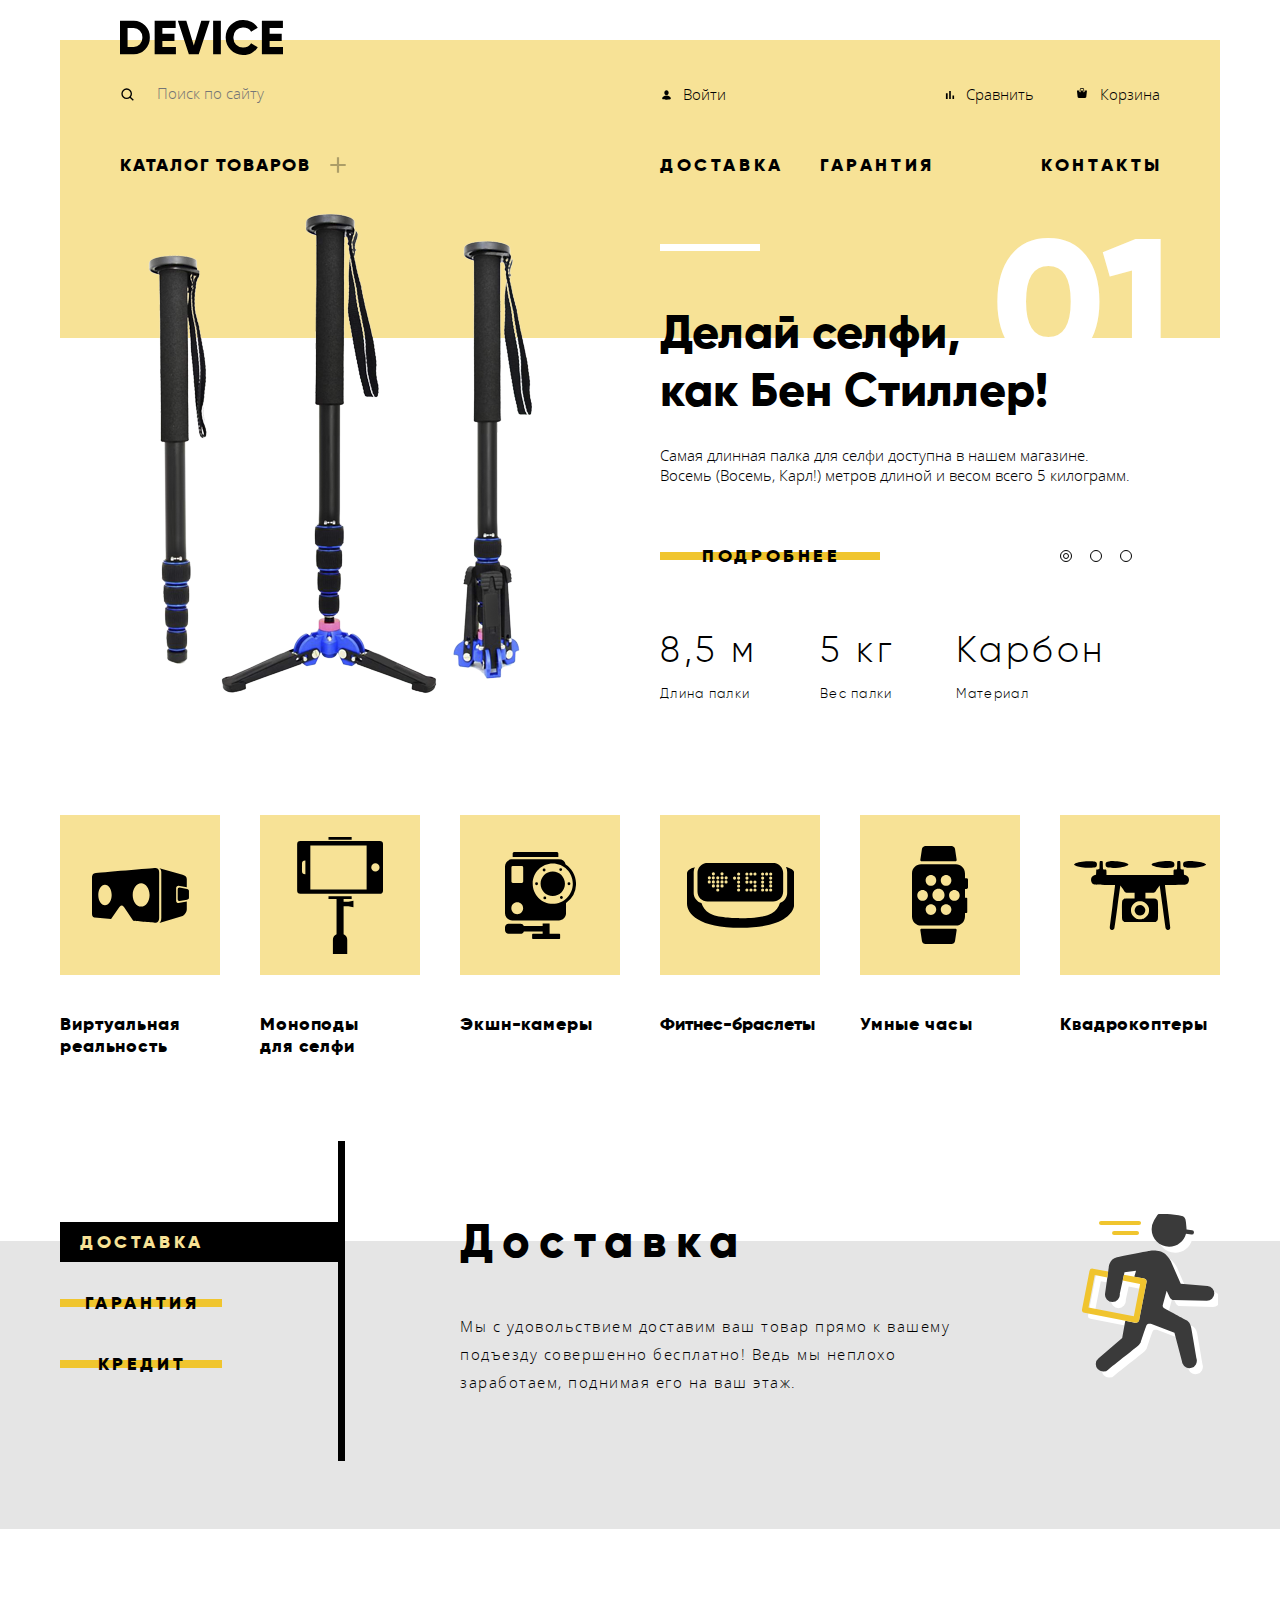
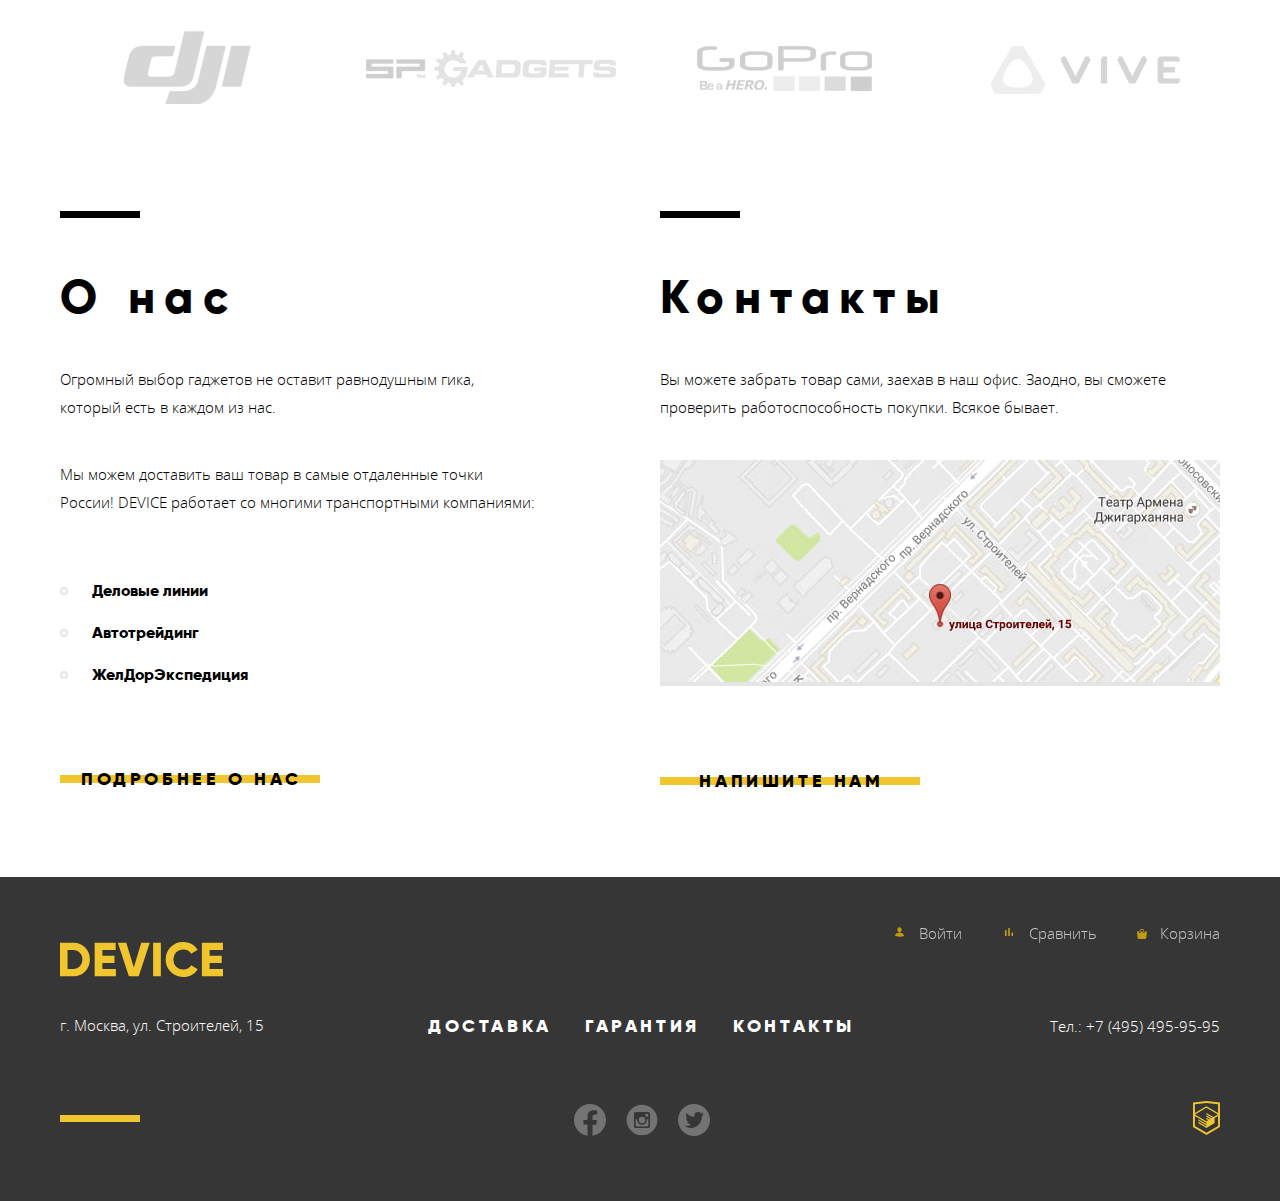
<file: device/index.html>
<!DOCTYPE html>
<html class="page" lang="ru">
<head>
  <meta charset="utf-8">
  <title>HTML&nbsp;Academy: Девайс</title>
  <link rel="stylesheet" href="css/normalize.min.css">
  <link rel="stylesheet" href="css/style.min.css">
</head>
<body class="page-body">
<svg style="display: none">
  <symbol id="twitter" viewBox="0 0 32 32">
    <path
      d="M16 32c-2.167 0-4.24-.422-6.219-1.266-1.979-.843-3.682-1.979-5.11-3.406-1.426-1.427-2.562-3.13-3.405-5.11A15.697 15.697 0 010 16c0-2.167.422-4.24 1.266-6.219.843-1.979 1.979-3.682 3.406-5.11 1.427-1.426 3.13-2.562 5.11-3.405A15.696 15.696 0 0116 0c2.167 0 4.24.422 6.219 1.266 1.979.843 3.682 1.979 5.11 3.406 1.426 1.427 2.562 3.13 3.405 5.11A15.697 15.697 0 0132 16c0 2.167-.422 4.24-1.266 6.219-.843 1.979-1.979 3.682-3.406 5.11-1.427 1.426-3.13 2.562-5.11 3.405A15.698 15.698 0 0116 32zm9.406-24a5.912 5.912 0 00-.562.344l-.61.406-.578.313L23 9.28C22.23 8.427 21.281 8 20.156 8 17.72 8 16.5 9.02 16.5 11.063v1.843c-3.354-.166-5.927-1.396-7.719-3.687C8.261 9.76 8 10.354 8 11c0 1.375.51 2.417 1.531 3.125-.125 0-.302.01-.531.031-.23.021-.411.021-.547 0A1.566 1.566 0 018 14c0 .958.255 1.755.766 2.39.51.636 1.213 1.047 2.109 1.235-.208.25-.5.375-.875.375-.333 0-.625-.094-.875-.281 0 .812.39 1.442 1.172 1.89.781.448 1.661.683 2.64.703-.374.563-.921.985-1.64 1.266A6.246 6.246 0 019 22c-.292 0-.693-.073-1.203-.219A16.21 16.21 0 007 21.563c.333.666 1.016 1.24 2.047 1.718 1.031.48 2.338.719 3.922.719 1.396 0 2.698-.245 3.906-.734 1.208-.49 2.24-1.141 3.094-1.953a12.776 12.776 0 002.203-2.782 13.08 13.08 0 001.375-3.234C23.849 14.182 24 13.083 24 12c0-.042.125-.13.375-.266.25-.135.542-.317.875-.546.333-.23.583-.47.75-.72-1.125 0-1.875.022-2.25.063.73-.437 1.281-1.281 1.656-2.531z"/>
  </symbol>
  <symbol id="facebook" viewBox="0 0 32 32">
    <path
      d="M31.997 16c0-8.837-7.162-16-15.998-16C7.163 0 0 7.163 0 16c0 7.984 5.85 14.603 13.499 15.803V20.624H9.437v-4.625H13.5v-3.524c0-4.011 2.389-6.226 6.042-6.226 1.751 0 3.582.312 3.582.312V10.5h-2.016c-1.987 0-2.607 1.233-2.607 2.498V16h4.437l-.709 4.625H18.5v11.179c7.648-1.2 13.499-7.819 13.499-15.804h-.002z"/>
  </symbol>
  <symbol id="instagram" viewBox="0 0 32 32">
    <path
      d="M20.8 16a4.8 4.8 0 11-9.6 0c0-.274.029-.54.078-.8H9.6v6.395c0 .445.36.805.805.805h11.192a.805.805 0 00.803-.805V15.2h-1.678c.05.26.078.527.078.8zM16 19.2a3.202 3.202 0 10-.002-6.403A3.202 3.202 0 0016 19.2zm3.84-6.56h1.918a.482.482 0 00.482-.48v-1.918a.481.481 0 00-.482-.482H19.84a.482.482 0 00-.482.482v1.918c.002.264.218.48.482.48zM16 .64a15.36 15.36 0 100 30.72A15.36 15.36 0 0016 .64zm8 21.582C24 23.2 23.2 24 22.222 24H9.777C8.8 24 8 23.2 8 22.223V9.777C8 8.8 8.8 8 9.777 8h12.445C23.2 8 24 8.8 24 9.778v12.444z"/>
  </symbol>
  <symbol id="popular-1" viewBox="0 0 97 55">
    <path
      d="M84.131 32.639V20.003c0-1.309 1.045-2.37 2.335-2.37l8.326 1.581V11.02c0-2.355-1.708-3.43-4.202-4.265L67.403.175c1.616 1.391 1.89 2.04 1.89 4.396V49.78c0 2.356-.45 4.066-1.968 5.21l23.265-7.065c2.401-.833 4.202-4.216 4.202-6.572V33.44l-8.326 1.567c-1.29.002-2.335-1.06-2.335-2.368z"/>
    <path
      d="M95.129 20.979l-7.598-1.444c-1.008 0-1.824.829-1.824 1.851v9.868c0 1.023.816 1.852 1.824 1.852l7.598-1.431c1.154-.419 1.824-.829 1.824-1.852V22.83c0-1.022-.766-1.507-1.824-1.851zM67.17 4.483c0-5.08-4.232-4.459-4.232-4.459S5.832 4.738 2.838 5.145C-.156 5.552.001 9.532.001 9.532L0 45.812c0 3.743 2.599 3.753 2.599 3.753l16.477 1.403L27.212 39.3s1.109-1.828 2.505-1.828c1.397 0 2.432 1.861 2.432 1.861l9.061 13.521s18.895 1.909 22.521 1.909c3.626-.001 3.439-5.024 3.439-5.024V4.483zM12.982 37.192c-3.698 0-6.696-4.601-6.696-10.275s2.998-10.275 6.696-10.275c3.698 0 6.696 4.601 6.696 10.275s-2.998 10.275-6.696 10.275zm36.158 1.426c-4.662 0-8.44-5.239-8.44-11.701 0-6.463 3.779-11.702 8.44-11.702 4.662 0 8.442 5.239 8.442 11.702 0 6.462-3.78 11.701-8.442 11.701z"/>
  </symbol>
  <symbol id="popular-2" viewBox="0 0 86 117">
    <path
      d="M82.821 4.011H3.33A3.188 3.188 0 00.142 7.199v46.413a3.187 3.187 0 003.188 3.189h79.492a3.188 3.188 0 003.189-3.189V7.199a3.189 3.189 0 00-3.19-3.188zM8.392 37.236h-.226a3.19 3.19 0 01-3.189-3.189v-7.283a3.188 3.188 0 013.189-3.188h.226v13.66zm61.231 15.172H13.341V8.402h56.282v44.006zM78.4 34.552a4.146 4.146 0 01-4.146-4.147 4.146 4.146 0 114.146 4.147zM54.654 0H31.497v2.758h23.157V0zM46.608 64.861v-2.973h8.046V59.13H31.498v2.758h8.045v35.246a6.068 6.068 0 00-3.635 5.559V117h14.335v-14.307a6.062 6.062 0 00-3.636-5.557v-27.99h4.796l5.05 1.213v-6.711l-5.05 1.213h-4.795z"/>
  </symbol>
  <symbol id="popular-3" viewBox="0 0 71 87">
    <path
      d="M53.349 1.49c0-.736-.578-1.49-1.311-1.49H9.053C8.32 0 7.672.754 7.672 1.49v3.522h45.676V1.49h.001zM54.202 81.809h-9.597V71.426h-6.958v2.507H18.774c-.537-1.254-1.757-2.148-3.181-2.148H3.559C1.642 71.784 0 73.387 0 75.311v3.018c0 1.924 1.642 3.48 3.559 3.48h12.035c1.511 0 2.792-.896 3.269-2.326h18.785v2.326H28.13c-.533 0-1.01.437-1.01.972v3.172c0 .535.478 1.048 1.01 1.048h26.072c.533 0 .93-.513.93-1.048V82.78c0-.535-.397-.971-.93-.971zM60.666 12.39a7.037 7.037 0 00-6.771-5.05H7.148C3.25 7.34 0 10.449 0 14.361v46.9c0 3.912 3.25 7.121 7.148 7.121h46.747c3.898 0 7.126-3.209 7.126-7.121V50.915a23.228 23.228 0 0010.001-19.164c-.001-8.079-4.132-15.181-10.356-19.361zM12.238 62.151c-3.259 0-5.901-2.65-5.901-5.921 0-3.27 2.642-5.922 5.901-5.922s5.902 2.652 5.902 5.922c0 3.271-2.643 5.921-5.902 5.921zm5.961-32.605a1.42 1.42 0 01-1.418 1.422h-8.94a1.42 1.42 0 01-1.418-1.422v-14.16a1.42 1.42 0 011.418-1.423h8.939a1.42 1.42 0 011.418 1.423v14.16h.001zm29.563 22.312c-11.076 0-20.057-9.01-20.057-20.123 0-11.113 8.98-20.124 20.057-20.124 11.077 0 20.058 9.01 20.058 20.124 0 11.114-8.981 20.123-20.058 20.123z"/>
    <path
      d="M47.762 43.964c6.731 0 12.188-5.475 12.188-12.229s-5.457-12.229-12.188-12.229c-6.731 0-12.188 5.475-12.188 12.229s5.457 12.229 12.188 12.229zM31.562 33.171a1.435 1.435 0 100-2.87 1.435 1.435 0 000 2.87zM63.963 33.171a1.435 1.435 0 100-2.87 1.435 1.435 0 000 2.87zM39.109 19.429a1.435 1.435 0 100-2.87 1.435 1.435 0 000 2.87zM56.415 46.912c.79 0 1.43-.643 1.43-1.436 0-.793-.64-1.436-1.43-1.436-.79 0-1.43.643-1.43 1.436 0 .793.64 1.436 1.43 1.436zM55.697 19a1.435 1.435 0 100-2.87 1.435 1.435 0 000 2.87zM39.828 47.341a1.435 1.435 0 100-2.87 1.435 1.435 0 000 2.87z"/>
  </symbol>
  <symbol id="popular-4" viewBox="0 0 107 65">
    <path
      d="M98.967 4.074c.752 1.441 1.209 3.08 1.209 4.818v21.102c0 4.616-3.092 8.527-7.246 9.9-1.325 3.987-3.778 7.854-8.051 10.432-8.676 5.231-31.124 4.837-31.198 4.837-.078 0-22.513.395-31.189-4.837-4.216-2.545-6.708-6.347-8.042-10.279-4.418-1.209-7.756-5.251-7.756-10.053V8.893c0-1.688.427-3.282 1.139-4.693C4.17 5.109 0 6.918 0 10.434v29.983C0 50.668 11.839 64.85 53.657 64.85c41.82 0 53.657-14.182 53.657-24.433V10.434c-.001-3.684-4.576-5.494-8.347-6.36z"/>
    <path
      d="M20.561 38.459h65.523c5.564 0 10.074-4.513 10.074-10.077V9.935c0-5.563-4.51-10.075-10.074-10.075H20.561c-5.564 0-10.075 4.511-10.075 10.075v18.447c0 5.564 4.511 10.077 10.075 10.077zM83.695 9.468a1.57 1.57 0 110 3.139 1.57 1.57 0 010-3.139zm0 4.039a1.569 1.569 0 110 3.138 1.569 1.569 0 010-3.138zm0 4.039a1.568 1.568 0 11.001 3.137 1.568 1.568 0 01-.001-3.137zm0 3.827a1.57 1.57 0 11-.001 3.14 1.57 1.57 0 01.001-3.14zm0 4.039a1.568 1.568 0 11.001 3.137 1.568 1.568 0 01-.001-3.137zM79.656 9.468c.867 0 1.568.703 1.568 1.57a1.568 1.568 0 11-3.136 0c0-.868.703-1.57 1.568-1.57zm0 15.944a1.568 1.568 0 110 3.135 1.568 1.568 0 010-3.135zM75.619 9.468a1.57 1.57 0 11-.003 3.14 1.57 1.57 0 01.003-3.14zm0 4.039a1.57 1.57 0 11-.003 3.139 1.57 1.57 0 01.003-3.139zm0 4.039a1.569 1.569 0 11-.002 3.138 1.569 1.569 0 01.002-3.138zm0 3.827a1.568 1.568 0 110 3.138 1.568 1.568 0 010-3.138zm0 4.039a1.569 1.569 0 11-.002 3.138 1.569 1.569 0 01.002-3.138zM67.965 9.468c.867 0 1.568.703 1.568 1.57a1.568 1.568 0 11-3.136 0 1.568 1.568 0 011.568-1.57zm0 8.078a1.568 1.568 0 110 3.14 1.568 1.568 0 010-3.14zm0 3.881a1.569 1.569 0 11-.002 3.136 1.569 1.569 0 01.002-3.136zm0 3.985a1.568 1.568 0 110 3.135 1.568 1.568 0 010-3.135zM63.926 9.468a1.57 1.57 0 110 3.14 1.57 1.57 0 010-3.14zm0 8.078a1.57 1.57 0 11.001 3.139 1.57 1.57 0 01-.001-3.139zm0 7.866a1.57 1.57 0 11.001 3.139 1.57 1.57 0 01-.001-3.139zM59.888 9.468a1.57 1.57 0 010 3.139 1.568 1.568 0 01-1.568-1.569 1.567 1.567 0 011.568-1.57zm0 4.039a1.57 1.57 0 11-.001 3.135 1.57 1.57 0 01.001-3.135zm0 4.039a1.57 1.57 0 11-.001 3.14 1.57 1.57 0 01.001-3.14zm0 7.866a1.57 1.57 0 010 3.137 1.569 1.569 0 010-3.137zm-8.29-15.944a1.57 1.57 0 110 3.139 1.57 1.57 0 010-3.139zm0 4.039a1.569 1.569 0 110 3.138 1.569 1.569 0 010-3.138zm0 4.039a1.568 1.568 0 11.001 3.137 1.568 1.568 0 01-.001-3.137zm0 3.881a1.568 1.568 0 110 3.137 1.569 1.569 0 010-3.137zm0 3.985a1.568 1.568 0 11.001 3.137 1.568 1.568 0 01-.001-3.137zm-4.039-11.905a1.568 1.568 0 110 3.136 1.568 1.568 0 010-3.136zm-8.502-.212a1.57 1.57 0 11-.001 3.135 1.57 1.57 0 01.001-3.135zm0 4.038a1.57 1.57 0 11-.003 3.141 1.57 1.57 0 01.003-3.141zm-4.039-8.078a1.57 1.57 0 11-.003 3.14 1.57 1.57 0 01.003-3.14zm0 4.04a1.57 1.57 0 11-.003 3.139 1.57 1.57 0 01.003-3.139zm0 4.038a1.57 1.57 0 11-.003 3.14 1.57 1.57 0 01.003-3.14zm0 4.04a1.569 1.569 0 11-.001 3.137 1.569 1.569 0 01.001-3.137zm-4.254-8.078a1.569 1.569 0 110 3.138 1.569 1.569 0 010-3.138zm0 4.038a1.57 1.57 0 110 3.139 1.57 1.57 0 010-3.139zm0 4.04a1.57 1.57 0 11-.001 3.14 1.57 1.57 0 01.001-3.14zm0 4.039a1.568 1.568 0 11.001 3.137 1.568 1.568 0 01-.001-3.137zM26.3 9.255a1.57 1.57 0 11.002 3.136 1.57 1.57 0 01-.002-3.136zm0 4.04a1.57 1.57 0 011.571 1.568 1.57 1.57 0 01-3.14 0 1.57 1.57 0 011.569-1.568zm0 4.038a1.571 1.571 0 110 3.14 1.571 1.571 0 010-3.14zm0 4.04a1.57 1.57 0 11.003 3.135 1.57 1.57 0 01-.003-3.135zm-4.037-8.078a1.57 1.57 0 11-.001 3.135 1.57 1.57 0 01.001-3.135zm0 4.038a1.57 1.57 0 010 3.14 1.57 1.57 0 010-3.14z"/>
  </symbol>
  <symbol id="popular-5" viewBox="0 0 56 98">
    <path
      d="M54.494 32.197h-1.515v-4.64c0-5.052-4.087-9.186-9.082-9.186H9.082C4.086 18.372 0 22.505 0 27.557v42.868c0 5.052 4.087 9.185 9.083 9.185h34.815c4.995 0 9.082-4.133 9.082-9.185V67.01h1.515a.764.764 0 00.757-.764V52.467a.765.765 0 00-.757-.766H52.98v-8.788h1.515c.832 0 1.514-.688 1.514-1.531v-7.654a1.529 1.529 0 00-1.515-1.531zm-20.412-3.109c2.926 0 5.299 2.398 5.299 5.358 0 2.96-2.373 5.358-5.299 5.358s-5.298-2.398-5.298-5.358c0-2.96 2.372-5.358 5.298-5.358zm-15.137 0c2.925 0 5.298 2.398 5.298 5.358 0 2.96-2.373 5.358-5.298 5.358-2.926 0-5.298-2.398-5.298-5.358 0-2.96 2.372-5.358 5.298-5.358zM5.297 49.397c0-2.959 2.371-5.358 5.298-5.358 2.926 0 5.298 2.399 5.298 5.358 0 2.959-2.373 5.358-5.298 5.358-2.927.001-5.298-2.399-5.298-5.358zm13.648 19.497c-2.926 0-5.298-2.398-5.298-5.358 0-2.96 2.372-5.358 5.298-5.358 2.925 0 5.298 2.398 5.298 5.358 0 2.96-2.373 5.358-5.298 5.358zm1.49-19.903c0-3.382 2.711-6.124 6.055-6.124s6.055 2.742 6.055 6.124c0 3.382-2.711 6.124-6.055 6.124-3.344-.001-6.055-2.742-6.055-6.124zm13.647 19.903c-2.926 0-5.298-2.398-5.298-5.358 0-2.96 2.372-5.358 5.298-5.358s5.299 2.398 5.299 5.358c0 2.96-2.373 5.358-5.299 5.358zm8.302-14.138c-2.927 0-5.298-2.399-5.298-5.358 0-2.959 2.371-5.358 5.298-5.358 2.926 0 5.298 2.399 5.298 5.358 0 2.958-2.372 5.358-5.298 5.358zM9.646 15.31h33.687c.843 0 1.432-.681 1.306-1.514L43.023 3.028l-.002-.002C42.771 1.362 41.189 0 39.506 0H13.474c-1.686 0-3.268 1.362-3.517 3.028L8.342 13.795c-.125.833.461 1.515 1.304 1.515zM43.333 82.671H9.646c-.843 0-1.429.683-1.304 1.516l1.615 10.767c.25 1.666 1.832 3.028 3.516 3.028h26.032c1.684 0 3.266-1.362 3.517-3.026v-.002l1.615-10.767c.128-.833-.461-1.516-1.304-1.516z"/>
  </symbol>
  <symbol id="popular-6" viewBox="0 0 132 69">
    <path
      d="M12.052.258C6.507.745 1.838 1.85.575 2.93c-.722.616-.722.616-.232 1.156.644.72 3.713 1.645 7.247 2.237 3.998.668 12.51.693 13.724.051 1.212-.668 1.624-1.414 1.624-2.981 0-1.619-.62-2.416-2.218-2.853C19.274.154 14.942 0 12.052.258zM25.774.488c-.129.283-.258 2.108-.258 4.112 0 4.061.155 3.778-2.192 3.933l-1.03.077-.13 2.545-.129 2.544-1.186.283c-2.58.668-4 2.595-3.792 5.294.128 1.927 1.03 3.341 2.579 4.087 1.109.513 1.47.538 11.246.538 5.545 0 10.137.079 10.188.18.051.13-1.11 9.408-2.58 20.64-1.444 11.23-2.682 20.997-2.708 21.666-.051 1.617.826 2.62 2.348 2.62 1.237 0 2.012-.64 2.321-1.9.13-.514 1.496-10.334 3.018-21.822 1.522-11.463 2.863-20.869 2.94-20.869.104 0 1.084 1.413 2.193 3.136 2.94 4.626 2.399 4.317 7.635 4.317h4.359v5.63l-5.133.077c-4.72.077-5.21.127-5.881.615-1.573 1.157-1.625 1.415-1.625 10.977 0 9.534.026 9.792 1.522 11.05l.851.695H81.695l.851-.696c1.496-1.257 1.52-1.515 1.52-11.05 0-9.56-.05-9.819-1.622-10.976-.671-.488-1.162-.538-5.882-.615l-5.132-.077v-5.63h4.36c5.234 0 4.693.309 7.633-4.317 1.11-1.723 2.09-3.136 2.194-3.136.076 0 1.418 9.406 2.94 20.869 1.522 11.488 2.889 21.308 3.018 21.821.31 1.26 1.082 1.902 2.321 1.902 1.522 0 2.4-1.004 2.347-2.621-.026-.67-1.264-10.436-2.71-21.666-1.468-11.232-2.63-20.51-2.577-20.64.05-.101 4.641-.18 10.189-.18 9.775 0 10.136-.025 11.244-.538 1.548-.746 2.45-2.16 2.579-4.087.207-2.699-1.211-4.626-3.791-5.294l-1.187-.283-.127-2.544-.129-2.545-1.032-.077c-2.347-.155-2.194.128-2.194-3.933 0-2.004-.128-3.829-.257-4.112-.206-.36-.543-.488-1.367-.488-.619 0-1.238.128-1.42.309-.206.205-.309 1.465-.309 3.932 0 2.467-.103 3.727-.31 3.932-.18.18-.901.308-1.649.308-1.626 0-1.652.052-1.652 3.11v2.287H32.48v-2.287c0-3.058-.024-3.11-1.65-3.11-.748 0-1.47-.129-1.65-.308-.207-.205-.31-1.465-.31-3.932 0-2.467-.103-3.727-.31-3.932-.18-.18-.8-.309-1.418-.309-.825 0-1.16.128-1.368.488zm42.843 40.12c2.889.899 5.392 3.393 6.166 6.168.439 1.543.31 4.216-.284 5.784-.696 1.875-2.685 4.01-4.565 4.935-1.29.642-1.754.719-3.921.719s-2.631-.077-3.92-.719c-1.885-.926-3.87-3.06-4.567-4.935-.592-1.568-.722-4.24-.283-5.784.748-2.723 3.25-5.27 6.061-6.168 2.012-.642 3.3-.642 5.313 0z"/>
    <path
      d="M63.794 44.438c-2.036.925-3.507 3.649-3.069 5.73.774 3.677 4.824 5.553 7.996 3.702 1.985-1.158 2.991-3.547 2.451-5.783-.568-2.39-2.734-4.138-5.16-4.138-.645 0-1.625.232-2.218.489zM36.092.154c-3.92.668-4.513 1.131-4.513 3.444 0 1.825.463 2.416 2.268 2.956 1.55.462 7.172.514 10.5.128 6.86-.822 11.322-2.544 9.698-3.752-1.265-.9-4.902-1.876-9.054-2.39-2.475-.308-7.996-.54-8.9-.386zM89.484.258C83.165.848 77.62 2.339 77.62 3.444c0 1.722 7.84 3.47 15.63 3.495 5.804 0 7.196-.642 7.196-3.34 0-1.825-.619-2.622-2.373-3.085C96.423.103 92.398 0 89.484.258zM112.777.283c-1.781.231-3.019.77-3.431 1.491-.387.77-.31 2.904.154 3.572.928 1.31 1.652 1.465 7.069 1.465 3.661 0 5.801-.129 7.866-.488 3.534-.592 6.603-1.517 7.248-2.237.49-.54.49-.54-.233-1.156-1.34-1.13-5.958-2.185-11.916-2.672-3.481-.283-4.488-.283-6.757.025z"/>
  </symbol>
  <symbol id="cart" viewBox="0 0 10 10">
    <path
      d="M9.862 2.522a.358.358 0 00-.273-.129H7.658V3.42c0 .471-.404.855-.901.855s-.901-.384-.901-.855V2.393H4.054V3.42c0 .471-.404.855-.9.855-.498 0-.902-.384-.902-.855V2.393H.321a.358.358 0 00-.273.129.397.397 0 00-.09.3l.648 5.963C.618 9.457 1.142 10 1.784 10h6.342c.642 0 1.166-.543 1.178-1.215l.649-5.964a.398.398 0 00-.09-.3z"/>
    <path
      d="M3.153 3.76c.2 0 .36-.153.36-.341v-1.88c0-.528.562-.855 1.082-.855h.9c.548 0 .902.335.902.854v1.88c0 .19.161.343.36.343.199 0 .36-.154.36-.342v-1.88C7.117.646 6.435 0 5.496 0h-.901C3.6 0 2.793.69 2.793 1.538v1.88c0 .19.162.343.36.343z"/>
  </symbol>
  <symbol id="chart" viewBox="0 0 14 14">
    <path d="M2.917 5.367h1.75v5.716h-1.75V5.367zm3.266-2.45h1.634v8.166H6.183V2.917zM9.45 7.583h1.633v3.5H9.45v-3.5z"/>
  </symbol>
  <symbol id="search" viewBox="0 0 16 16">
    <path
      d="M6.667 12a5.301 5.301 0 003.264-1.125l2.931 2.93.943-.942-2.931-2.931A5.3 5.3 0 0012 6.667a5.34 5.34 0 00-5.333-5.334 5.34 5.34 0 00-5.334 5.334A5.34 5.34 0 006.667 12zm0-9.333c2.206 0 4 1.794 4 4s-1.794 4-4 4-4-1.794-4-4 1.794-4 4-4z"/>
  </symbol>
  <symbol id="user" viewBox="0 0 13 14">
    <path
      d="M6.5 2.333c1.197 0 2.167 1.044 2.167 2.334C8.667 5.956 7.697 7 6.5 7 5.303 7 4.333 5.956 4.333 4.667c0-1.29.97-2.334 2.167-2.334zm0 9.334s4.333 0 4.333-1.167c0-1.4-2.112-2.917-4.333-2.917-2.22 0-4.333 1.517-4.333 2.917 0 1.167 4.333 1.167 4.333 1.167z"/>
  </symbol>
</svg>
<header class="wrap header">
  <a class="header_logo" href="#" aria-label="Логотип интернет-магазина гаджетов Device">
    <img src="img/logo.svg" alt="Интернет-магазин гаджетов Device" width="163" height="35">
  </a>
  <div class="header_personal">
    <form class="search" action="https://echo.htmlacademy.ru" method="post">
      <label class="search_label" for="search1">
        <svg width="16" height="16">
          <use xmlns:xlink="http://www.w3.org/1999/xlink" xlink:href="#search"></use>
        </svg>
      </label>
      <input class="search_text" id="search1" name="search" placeholder="Поиск по сайту" type="search">
      <button class="button_search" type="submit">Найти</button>
    </form>
    <div class="header_personal_wrap">
      <a class="header_personal_item" href="">
        <svg width="13" height="14">
          <use xmlns:xlink="http://www.w3.org/1999/xlink" xlink:href="#user"></use>
        </svg>
        Войти
      </a>
    </div>
    <a class="header_personal_item" href="">
      <svg width="14" height="14">
        <use xmlns:xlink="http://www.w3.org/1999/xlink" xlink:href="#chart"></use>
      </svg>
      Сравнить
    </a>
    <a class="header_personal_item" href="">
      <svg width="10" height="10">
        <use xmlns:xlink="http://www.w3.org/1999/xlink" xlink:href="#cart"></use>
      </svg>
      Корзина
    </a>
  </div>
  <nav class="header-menu">
    <ul class="header-menu_list">
      <li class="header-menu_item"><a href="">Каталог товаров</a>
        <ul class="submenu_list">
          <li class="submenu_item"><a href="">Виртуальная реальность</a></li>
          <li class="submenu_item"><a href="catalog.html">Моноподы для селфи</a></li>
          <li class="submenu_item"><a href="">Экшн-камеры</a></li>
          <li class="submenu_item"><a href="">Фитнес-браслеты</a></li>
          <li class="submenu_item"><a href="">Умные часы</a></li>
          <li class="submenu_item"><a href="">Квадрокоптер</a></li>
        </ul>
      </li>
      <li class="header-menu_item"><a href="">Доставка</a></li>
      <li class="header-menu_item"><a href="">Гарантия</a></li>
      <li class="header-menu_item"><a href="">Контакты</a></li>
    </ul>
  </nav>
</header>
<main>
  <h1 class="visually-hidden">Интернет-магазин гаджетов Device</h1>
  <div class="wrap slider">
    <input class="visually-hidden" checked id="slider1" data-num="1" name="toggle" type="radio">
    <input class="visually-hidden" id="slider2" data-num="2" name="toggle" type="radio">
    <input class="visually-hidden" id="slider3" data-num="3" name="toggle" type="radio">
    <div class="slider_label">
      <label for="slider1"></label>
      <label for="slider2"></label>
      <label for="slider3"></label>
    </div>
    <div class="slider_content">
      <div class="slider_item">
        <div class="slider_img">
          <img alt="Самая длинная селфи палка" height="486" src="img/slider_1.png" width="384">
        </div>
        <div class="slider_content_wrap">
          <h2 class="slider_header">Делай селфи,<br>как Бен Стиллер!</h2>
          <p class="slider_text">Самая длинная палка для селфи доступна в&nbsp;нашем магазине. Восемь (Восемь, Карл!) метров
            длиной и&nbsp;весом всего
            5&nbsp;килограмм.</p>
          <a class="button slider_button" href="#">Подробнее</a>
          <ul class="characteristic">
            <li>
              <span class="characteristic_description">8,5&nbsp;м</span>
              <span class="characteristic_title">Длина палки</span>
            </li>
            <li>
              <span class="characteristic_description">5&nbsp;кг</span>
              <span class="characteristic_title">Вес палки</span>
            </li>
            <li>
              <span class="characteristic_description">Карбон</span>
              <span class="characteristic_title">Материал</span>
            </li>
          </ul>
        </div>
      </div>

      <div class="slider_item visually-hidden">
        <div class="slider_img slider_img_second">
          <img alt="Мотивирующие фитнес-браслеты" height="483" src="img/slider_2.png" width="345">
        </div>
        <div class="slider_content_wrap">
          <h2 class="slider_header">Худеем<br>правильно!</h2>
          <p class="slider_text">Мотивирующие фитнес-браслеты помогут найти в&nbsp;себе силы не&nbsp;пропускать занятия и
            соблюдать диету.</p>
          <a class="button slider_button" href="#">Подробнее</a>
          <ul class="characteristic">
            <li>
              <span class="characteristic_description">48&nbsp;часов</span>
              <span class="characteristic_title">Без подзарядки</span>
            </li>
          </ul>
        </div>
      </div>

      <div class="slider_item visually-hidden">
        <div class="slider_img slider_img_third">
          <img alt="Квадрокоптер" height="334" src="img/slider_3.png" width="526">
        </div>
        <div class="slider_content_wrap">
          <h2 class="slider_header">Порхает как бабочка, жалит как пчела!</h2>
          <p class="slider_text">Этот обычный, на&nbsp;первый взгляд, квадрокоптер оснащен<br>мощным лазером, замаскированным
            под стандартную камеру.
          </p>
          <a class="button slider_button" href="#">Подробнее</a>
          <ul class="characteristic">
            <li>
              <span class="characteristic_description characteristic_description_small">800&nbsp;м</span>
              <span class="characteristic_title">Дальность полета</span>
            </li>
            <li>
              <span class="characteristic_description characteristic_description_small">50&nbsp;м</span>
              <span class="characteristic_title">Радиус поражения</span>
            </li>
          </ul>
        </div>
      </div>
    </div>
  </div>

  <ul class="wrap division_list">
    <li class="division_item">
      <a class="division_link" href="">
        <div class="division_img">
          <svg width="97" height="55">
            <use xmlns:xlink="http://www.w3.org/1999/xlink" xlink:href="#popular-1"></use>
          </svg>
        </div>
        <h3 class="division_header">Виртуальная реальность</h3>
      </a>
    </li>
    <li class="division_item">
      <a class="division_link" href="catalog.html">
        <div class="division_img">
          <svg width="86" height="117">
            <use xmlns:xlink="http://www.w3.org/1999/xlink" xlink:href="#popular-2"></use>
          </svg>
        </div>
        <h3 class="division_header">Моноподы<br>для селфи</h3>
      </a>
    </li>
    <li class="division_item">
      <a class="division_link" href="">
        <div class="division_img">
          <svg width="71" height="87">
            <use xmlns:xlink="http://www.w3.org/1999/xlink" xlink:href="#popular-3"></use>
          </svg>
        </div>
        <h3 class="division_header">Экшн-камеры</h3>
      </a>
    </li>
    <li class="division_item">
      <a class="division_link" href="">
        <div class="division_img">
          <svg width="107" height="65">
            <use xmlns:xlink="http://www.w3.org/1999/xlink" xlink:href="#popular-4"></use>
          </svg>
        </div>
        <h3 class="division_header division_header_big">Фитнес-браслеты</h3>
      </a>
    </li>
    <li class="division_item">
      <a class="division_link" href="">
        <div class="division_img">
          <svg width="56" height="98">
            <use xmlns:xlink="http://www.w3.org/1999/xlink" xlink:href="#popular-5"></use>
          </svg>
        </div>
        <h3 class="division_header">Умные часы</h3>
      </a>
    </li>
    <li class="division_item">
      <a class="division_link" href="">
        <div class="division_img">
          <svg width="132" height="69">
            <use xmlns:xlink="http://www.w3.org/1999/xlink" xlink:href="#popular-6"></use>
          </svg>
        </div>
        <h3 class="division_header">Квадрокоптеры</h3>
      </a>
    </li>
  </ul>

  <div class="services">
    <div class="wrap services_wrap">
      <input class="visually-hidden" id="btn-1" name="btn" type="radio" checked>
      <input class="visually-hidden" id="btn-2" name="btn" type="radio">
      <input class="visually-hidden" id="btn-3" name="btn" type="radio">
      <div class="services_menu">
        <label class="services_button" for="btn-1">Доставка</label>
        <label class="services_button" for="btn-2">Гарантия</label>
        <label class="services_button" for="btn-3">Кредит</label>
      </div>
      <div class="services_description">
        <div class="services_item delivery">
          <h2 class="services_header">Доставка</h2>
          <p class="services_text">Мы&nbsp;с&nbsp;удовольствием доставим ваш товар прямо к&nbsp;вашему подъезду совершенно бесплатно!
            Ведь мы&nbsp;неплохо<br>
            заработаем, поднимая его на&nbsp;ваш этаж.
          </p>
        </div>
        <div class="services_item guarantee">
          <h2 class="services_header">Гарантия</h2>
          <p class="services_text services_text_big">Если из-за возгорания купленного у&nbsp;нас товара у&nbsp;вас сгорит дом &mdash;<br>не&nbsp;переживайте,
            мы&nbsp;выдадим вам новый.
            <br>Товар, не&nbsp;дом, конечно&nbsp;же.
          </p>
        </div>
        <div class="services_item credit">
          <h2 class="services_header">Кредит</h2>
          <p class="services_text">Залезть в&nbsp;долговую яму стало проще! Кредитные консультанты подберут для вас наиболее
            выгодные<br> условия
            кредита. Выгодные для нашего банка, разумеется.</p>
        </div>
      </div>
    </div>
  </div>

  <ul class="wrap partners">
    <li class="partners_item">
      <a class="partners_link" href="">
        <img class="partners_logo" alt="Наш партнер DJI" height="100" src="img/logo_dji_1.png" width="260">
      </a>
    </li>
    <li class="partners_item">
      <a class="partners_link" href="">
        <img class="partners_logo" alt="Наш партнер SP Adgets" height="100" src="img/logo_spadgets_1.png" width="260">
      </a>
    </li>
    <li class="partners_item">
      <a class="partners_link" href="">
        <img class="partners_logo" alt="Наш партнер GoPro" height="100" src="img/logo_gopro_1.png" width="260">
      </a>
    </li>
    <li class="partners_item">
      <a class="partners_link" href="">
        <img class="partners_logo" alt="Наш партнер Vive" height="100" src="img/logo_vive_1.png" width="260">
      </a>
    </li>
  </ul>

  <div class="wrap about_wrap">
    <section class="about">
      <h2 class="about_header">О&nbsp;нас</h2>
      <p class="about_content">Огромный выбор гаджетов не&nbsp;оставит равнодушным гика, который есть в&nbsp;каждом из&nbsp;нас.</p>
      <p class="about_content">Мы&nbsp;можем доставить ваш товар в&nbsp;самые отдаленные точки России! DEVICE работает со&nbsp;многими
        транспортными
        компаниями:</p>
      <ul class="about_list">
        <li class="about_item">Деловые линии</li>
        <li class="about_item">Автотрейдинг</li>
        <li class="about_item">ЖелДорЭкспедиция</li>
      </ul>
      <a class="button" href="">подробнее о&nbsp;нас</a>
    </section>

    <section class="contact">
      <h2 class="about_header">Контакты</h2>
      <p class="about_content">Вы&nbsp;можете забрать товар сами, заехав в&nbsp;наш офис. Заодно, вы&nbsp;сможете проверить
        работоспособность покупки. Всякое
        бывает.</p>
      <a class="map" href="https://www.google.ru/maps/place/%D1%83%D0%BB.+%D0%A1%D1%82%D1%80%D0%BE%D0%B8%D1%82%D0%B5%D0%BB%D0%B5%D0%B9,+15,+%D0%9C%D0%BE%D1%81%D0%BA%D0%B2%D0%B0,+119311/@55.687031,37.5274293,17z/data=!3m1!4b1!4m5!3m4!1s0x46b54cf65f5c8955:0x694710ccd55501e!8m2!3d55.687031!4d37.529618">
        <img alt="Адрес магазина Device" src="img/map.jpg" width="560" height="222">
      </a>
      <div class="modal-content-map">
        <button class="close close-map" type="submit"></button>
        <div class="google-map">
          <iframe src="https://www.google.com/maps/d/embed?mid=1brZztT3QxAdEd0g_wFCU8VAVeKHz2EeL" width="994"
                  height="593"></iframe>
        </div>
      </div>
      <a class="button about_write" href="write-us.html">напишите нам</a>
    </section>
  </div>

</main>
<footer class="footer">
  <div class=" wrap footer_wrap">
    <div class="footer_info">
      <a class="footer_logo" href="">
        <img src="img/logo_color.svg" alt="Интернет-магазин гаджетов Device" width="163" height="35">
      </a>
      <p>г. Москва, ул. Строителей, 15</p>
    </div>
    <div class="footer_personal">
      <a class="footer_personal_item" href="">
        <svg width="13" height="14">
          <use xmlns:xlink="http://www.w3.org/1999/xlink" xlink:href="#user"></use>
        </svg>
        Войти
      </a>
      <a class="footer_personal_item" href="">
        <svg width="14" height="14">
          <use xmlns:xlink="http://www.w3.org/1999/xlink" xlink:href="#chart"></use>
        </svg>
        Сравнить
      </a>
      <a class="footer_personal_item" href="">
        <svg width="10" height="10">
          <use xmlns:xlink="http://www.w3.org/1999/xlink" xlink:href="#cart"></use>
        </svg>
        Корзина
      </a>
    </div>
    <div class="footer_nav">
      <ul class="footer-menu_list">
        <li class="footer-menu_item"><a href="">Доставка</a></li>
        <li class="footer-menu_item"><a href="">Гарантия</a></li>
        <li class="footer-menu_item"><a href="">Контакты</a></li>
      </ul>

      <ul class="social_list">
        <li class="social_item">
          <a href="">
            <svg width="32" height="32">
              <use xmlns:xlink="http://www.w3.org/1999/xlink" xlink:href="#facebook"></use>
            </svg>
            <span class="visually-hidden">Facebook</span>
          </a>
        </li>
        <li class="social_item">
          <a href="">
            <svg width="32" height="32">
              <use xmlns:xlink="http://www.w3.org/1999/xlink" xlink:href="#instagram"></use>
            </svg>
            <span class="visually-hidden">Instagram</span>
          </a>
        </li>
        <li class="social_item">
          <a href="">
            <svg width="32" height="32">
              <use xmlns:xlink="http://www.w3.org/1999/xlink" xlink:href="#twitter"></use>
            </svg>
            <span class="visually-hidden">Twitter</span>
          </a>
        </li>
      </ul>
    </div>
    <div class="footer_user">
      <p class="footer_tel">Тел.: <a href="tel:+74954959595">+7 (495) 495-95-95</a></p>
      <a class="footer_copyright" href="https://htmlacademy.ru/intensive/htmlcss">
        <img src="img/logo_html.svg" alt="HTML Academy" width="27" height="34">
      </a>
    </div>
  </div>

</footer>

<div class="contact-form modal-ok">
  <form class="modal-top" action="https://echo.htmlacademy.ru" method="post">
    <div class="contact-form_name">
      <label for="name">Ваше имя:</label>
      <input type="text" id="name" name="name" value="" placeholder="Имя Фамилия">
    </div>
    <div class="contact-form_email">
      <label for="email">Ваш e-mail:</label>
      <input type="email" id="email" name="email" value="" placeholder="email@example.com">
    </div>
    <div class="contact-form_text">
      <label for="comment">Текст письма:</label>
      <textarea name="comment" id="comment" cols="40" rows="3" placeholder="В свободной форме"></textarea>
    </div>
    <button class="button contact-form_button" type="submit">Отправить</button>
    <button class="close" type="submit"></button>
  </form>
</div>

<script src="js/script.min.js"></script>

</body>
</html>
</file>
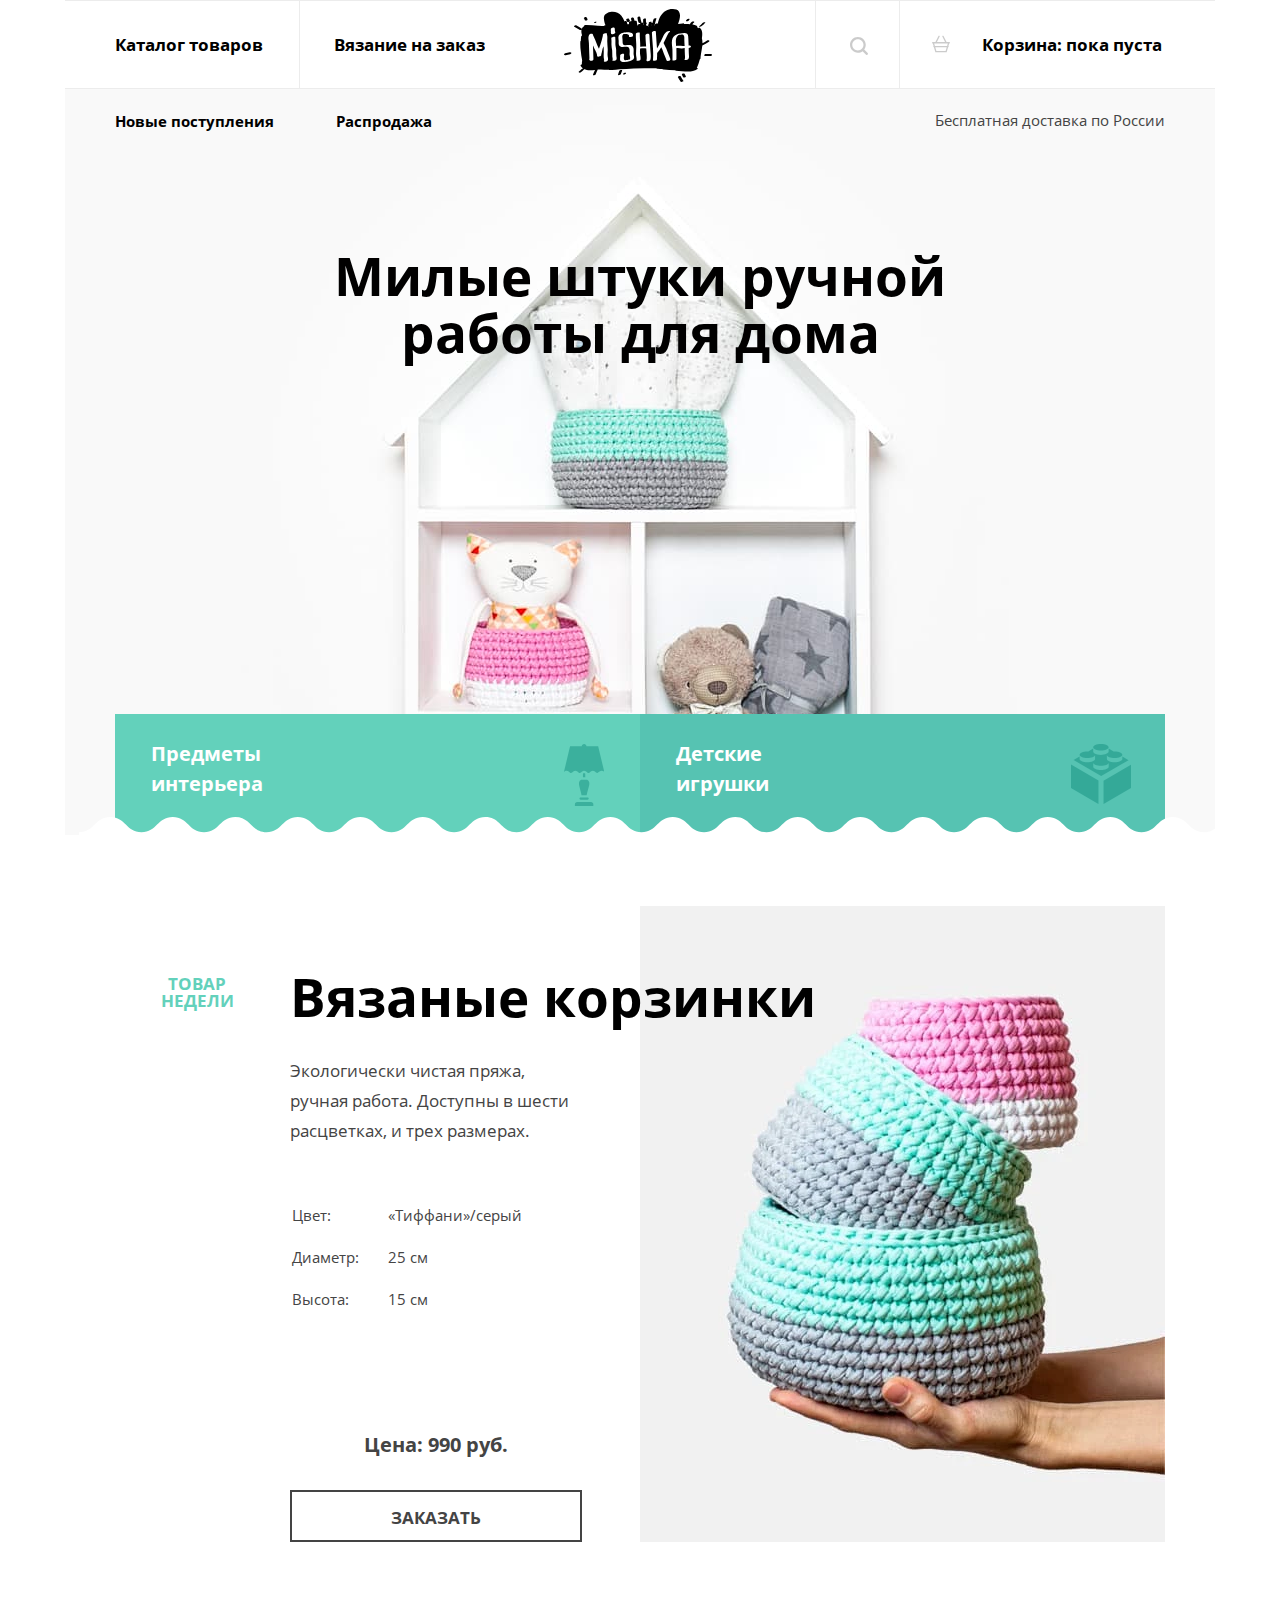
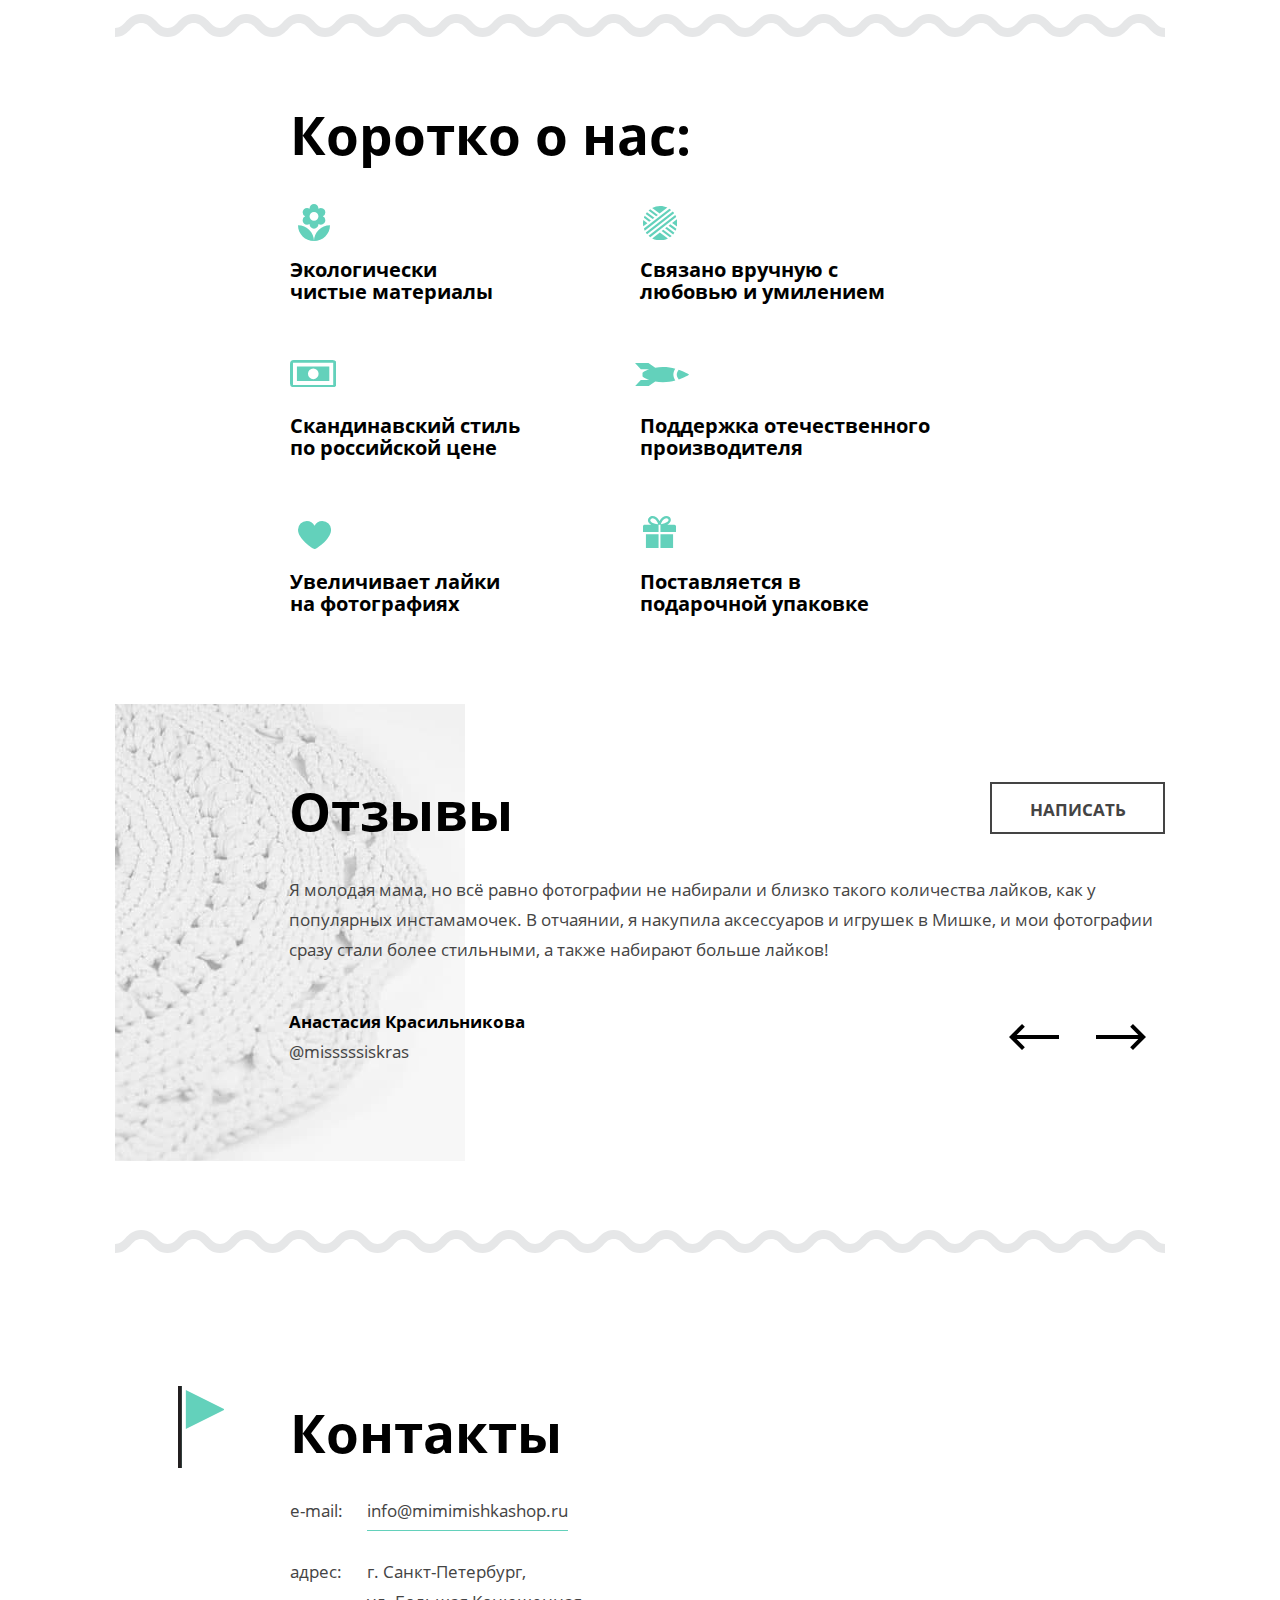
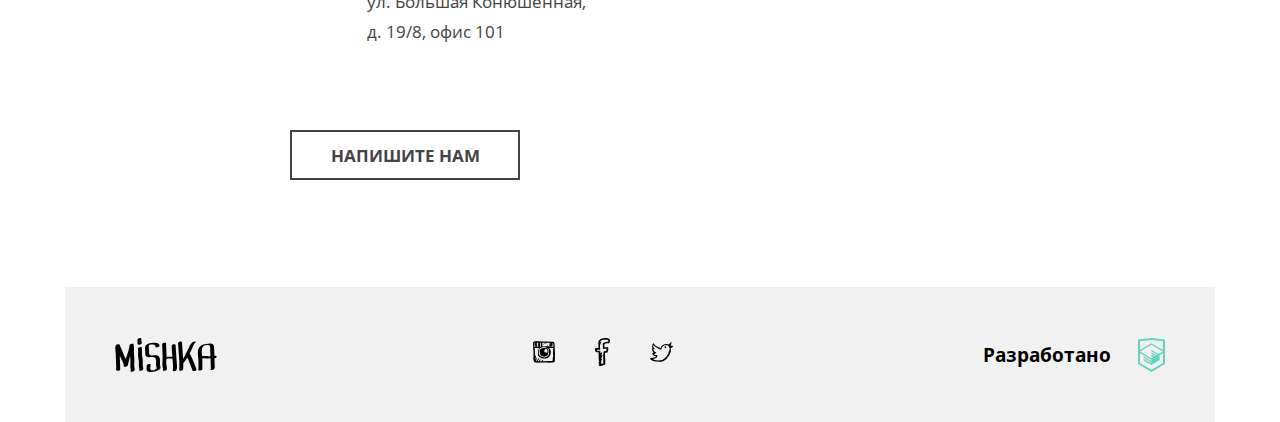
<file: mishka/index.html>
<!DOCTYPE html><html class="page" lang="ru"><head><meta charset="utf-8"><meta name="viewport" content="width=device-width,initial-scale=1"><link rel="preload" href="fonts/opensans.woff2" as="font"><link rel="preload" href="fonts/opensansbold.woff2" as="font"><link rel="stylesheet" href="css/styles.min.css"><title>HTML Academy: Мишка</title></head><body class="page__body"><header class="page-header"><nav class="main-nav"><div class="main-nav__logo" aria-label="Интернет-магазин товаров ручной работы для дома «Мишка»"><picture><source media="(min-width: 1150px)" srcset="img/logo-desktop.svg"><source media="(min-width: 768px)" srcset="img/logo-tablet.svg"><img src="img/logo-mobile.svg" height="35" width="86" alt="Интернет-магазин «Мишка»"></picture></div><button class="main-nav__toggle" type="button"><span class="visually-hidden">Меню</span></button><ul class="main-nav__list site-list"><li class="site-list__item"><a class="site-list__item-link" href="catalog.html">Каталог товаров</a></li><li class="site-list__item"><a class="site-list__item-link" href="form.html">Вязание на заказ</a></li></ul><ul class="main-nav__user-block user-list"><li class="user-list__item user-list__item--search"><a class="user-list__item-link user-list__item-link--search" href="#" aria-label="Поиск по сайту"><svg class="user-list__item-img user-list__item-img--search" width="27" height="34"><use xmlns:xlink="http://www.w3.org/1999/xlink" xlink:href="img/icon-sprite.svg#search"></use></svg> <span class="user-list__item-text user-list__item-text--search">Поиск по сайту</span></a></li><li class="user-list__item"><a class="user-list__item-link" href="#"><svg class="user-list__item-img" width="21" height="18"><use xmlns:xlink="http://www.w3.org/1999/xlink" xlink:href="img/icon-sprite.svg#cart"></use></svg> <span class="user-list__item-text">Корзина: пока пуста</span></a></li></ul><ul class="main-nav__list sale-list"><li class="sale-list__item"><a class="sale-list__item-link" href="#">Новые поступления</a></li><li class="sale-list__item"><a class="sale-list__item-link" href="#">Распродажа</a></li></ul><span class="main-nav__delivery">Бесплатная доставка по России</span></nav></header><main class="page-main"><section class="main-banner"><div class="main-banner__wrapper"><h1 class="main-banner__header">Милые штуки ручной<br>работы для дома</h1><ul class="main-banner__list submenu-list"><li class="submenu-list__item"><a class="submenu-list__item-link submenu-list__item-link--interior" href="#">Предметы<br>интерьера</a></li><li class="submenu-list__item"><a class="submenu-list__item-link submenu-list__item-link--toys" href="#">Детские<br>игрушки</a></li></ul></div></section><section class="good"><div class="good__wrapper"><h2 class="good__header">Вязаные корзинки</h2><span class="good__week">Товар недели</span><p class="good__description">Экологически чистая пряжа, ручная работа. Доступны в шести расцветках, и трех размерах.</p><table class="good__characteristic characteristic-info"><tr class="characteristic-info__item"><td class="characteristic-info__name">Цвет:</td><td class="characteristic-info__description">«Тиффани»/серый</td></tr><tr class="characteristic-info__item"><td class="characteristic-info__name">Диаметр:</td><td class="characteristic-info__description">25 см</td></tr><tr class="characteristic-info__item"><td class="characteristic-info__name">Высота:</td><td class="characteristic-info__description">15 см</td></tr></table><div class="good__img"><picture><source type="image/webp" media="(min-width: 1150px)" srcset="img/triple-set-desktop@1x.webp, img/triple-set-desktop@2x.webp 2x"><source type="image/webp" media="(min-width: 768px)" srcset="img/triple-set-tablet@1x.webp, img/triple-set-tablet@2x.webp 2x"><source type="image/webp" srcset="img/triple-set-mobile@1x.webp, img/triple-set-mobile@2x.webp 2x"><source media="(min-width: 1150px)" srcset="img/triple-set-desktop@1x.jpg, img/triple-set-desktop@2x.jpg 2x"><source media="(min-width: 768px)" srcset="img/triple-set-tablet@1x.jpg, img/triple-set-tablet@2x.jpg 2x"><img class="good__img-item" src="img/triple-set-mobile@1x.jpg" width="260" height="315" srcset="img/triple-set-mobile@2x.jpg 2x" alt="Товар недели"></picture></div><p class="good__price">Цена: 990 руб.</p><button class="button good__button">Заказать</button><div class="good__basket modal-basket"><div class="modal-basket__wrapper"><p class="modal-basket__title">Добавить в&nbsp;корзину</p><p class="modal-basket__text">Выберите размер:</p><button class="modal-basket__size">S</button> <button class="modal-basket__size">M</button> <button class="modal-basket__size">L</button> <button class="modal-basket__add">Добавить</button></div></div></div></section><section class="about-us"><div class="about-us__wrapper"><h2 class="about-us__header">Коротко о нас:</h2><ul class="about-us__header-list list-advantages"><li class="list-advantages__item list-advantages__item--eco">Экологически<br>чистые материалы</li><li class="list-advantages__item list-advantages__item--style">Скандинавский стиль<br>по российской цене</li><li class="list-advantages__item list-advantages__item--like">Увеличивает лайки<br>на фотографиях</li><li class="list-advantages__item list-advantages__item--handmade">Связано вручную с<br>любовью и умилением</li><li class="list-advantages__item list-advantages__item--producer">Поддержка отечественного<br>производителя</li><li class="list-advantages__item list-advantages__item--gift">Поставляется в<br>подарочной упаковке</li></ul></div></section><section class="reviews slider"><div class="reviews__wrapper"><h2 class="reviews__header">Отзывы</h2><div class="reviews__list slider__list"><blockquote class="reviews__item slider__item"><p class="reviews__text">Я молодая мама, но всё равно фотографии не набирали и близко такого количества лайков, как у популярных инстамамочек. В отчаянии, я накупила аксессуаров и игрушек в Мишке, и мои фотографии сразу стали более стильными, а также набирают больше лайков!</p><cite class="reviews__name">Анастасия Красильникова</cite> <cite class="reviews__login">@misssssiskras</cite></blockquote></div><button class="slider__toggle slider__toggle--previous" type="button" aria-label="Предыдущий отзыв"></button><button class="slider__toggle slider__toggle--next" type="button" aria-label="Следующий отзыв"></button> <a class="reviews__write button" href="form.html">Написать</a></div></section><section class="contacts"><div class="contacts__wrapper"><h2 class="contacts__header">Контакты</h2><dl class="contacts__info"><dt class="contacts__title">e-mail:</dt><dd class="contacts__characteristics"><a class="contacts__characteristics-email" href="mailto:info@mimimishkashop.ru">info@mimimishkashop.ru</a></dd><dt class="contacts__title">адрес:</dt><dd class="contacts__characteristics">г.&nbsp;Санкт-Петербург, ул.&nbsp;Большая Конюшенная,<br>д.&nbsp;19/8, офис&nbsp;101</dd></dl></div><div class="contacts__map"><div class="contacts__map-wrapper" id="map"><noscript><div class="contacts__map-img-wrap"><picture><source type="image/webp" media="(min-width: 1150px)" srcset="img/map-desktop@1x.webp, img/map-desktop@2x.webp 2x"><source type="image/webp" media="(min-width: 768px)" srcset="img/map-tablet@1x.webp, img/map-tablet@2x.webp 2x"><source type="image/webp" srcset="img/map-mobile@1x.webp, img/map-mobile@2x.webp 2x"><source media="(min-width: 1150px)" srcset="img/map-desktop@1x.jpg, img/map-desktop@2x.jpg 2x"><source media="(min-width: 768px)" srcset="img/map-tablet@1x.jpg, img/map-tablet@2x.jpg 2x"><img class="contacts__map-img" src="img/map-mobile@1x.jpg" width="320" height="457" srcset="img/map-mobile@2x.jpg 2x" alt="Товар недели"></picture></div></noscript></div></div><div class="contacts__wrapper"><a href="#" class="button contacts__button">Напишите нам</a></div></section></main><footer class="page-footer"><div class="page-footer__wrapper"><a href="#" class="page-footer__logo"><svg role="img" width="102" height="34" aria-label="Интернет-магазин товаров ручной работы «Мишка»"><use xmlns:xlink="http://www.w3.org/1999/xlink" xlink:href="img/icon-sprite.svg#logofooter"></use></svg></a><ul class="page-footer__social social-list"><li class="social-list__item"><a href="#" class="social-list__link" aria-label="Instagram"><svg width="22" height="22"><use xmlns:xlink="http://www.w3.org/1999/xlink" xlink:href="img/icon-sprite.svg#insta"></use></svg></a></li><li class="social-list__item"><a href="#" class="social-list__link" aria-label="Facebook"><svg width="15" height="28"><use xmlns:xlink="http://www.w3.org/1999/xlink" xlink:href="img/icon-sprite.svg#fb"></use></svg></a></li><li class="social-list__item"><a href="#" class="social-list__link" aria-label="Twitter"><svg width="23" height="20"><use xmlns:xlink="http://www.w3.org/1999/xlink" xlink:href="img/icon-sprite.svg#twitter"></use></svg></a></li></ul><div class="page-footer__copyright copyright-info"><p class="copyright-info__text">Разработано</p><a class="copyright-info__link" href="https://htmlacademy.ru/intensive/adaptive"><svg role="img" width="27" height="34" aria-label="HTML Academy"><use xmlns:xlink="http://www.w3.org/1999/xlink" xlink:href="img/icon-sprite.svg#logohtml"></use></svg></a></div></div></footer><script src="https://api-maps.yandex.ru/2.1/?lang=ru_RU&amp;apikey=b1251a37-fd8a-4e81-8564-0f6c168d8315" type="text/javascript"></script><script src="js/script.min.js"></script><script src="js/map.min.js"></script></body></html>
</file>
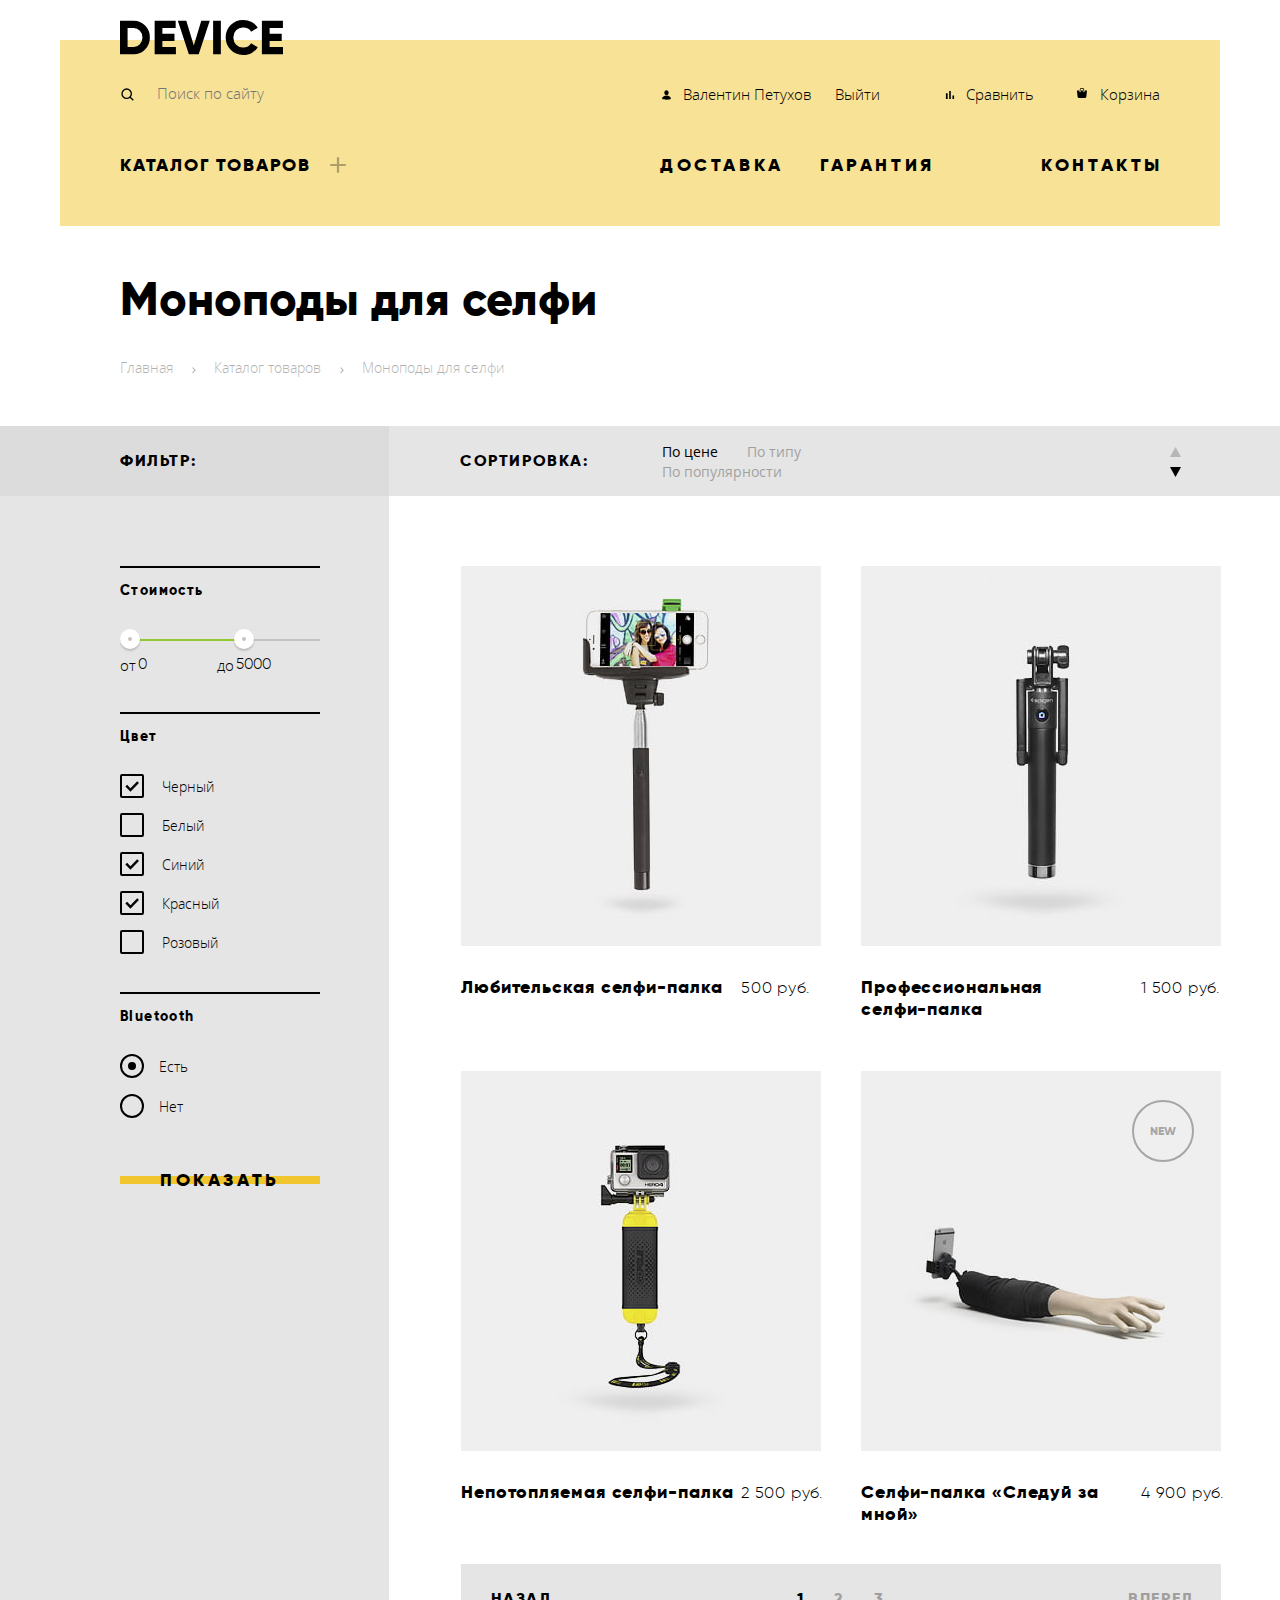
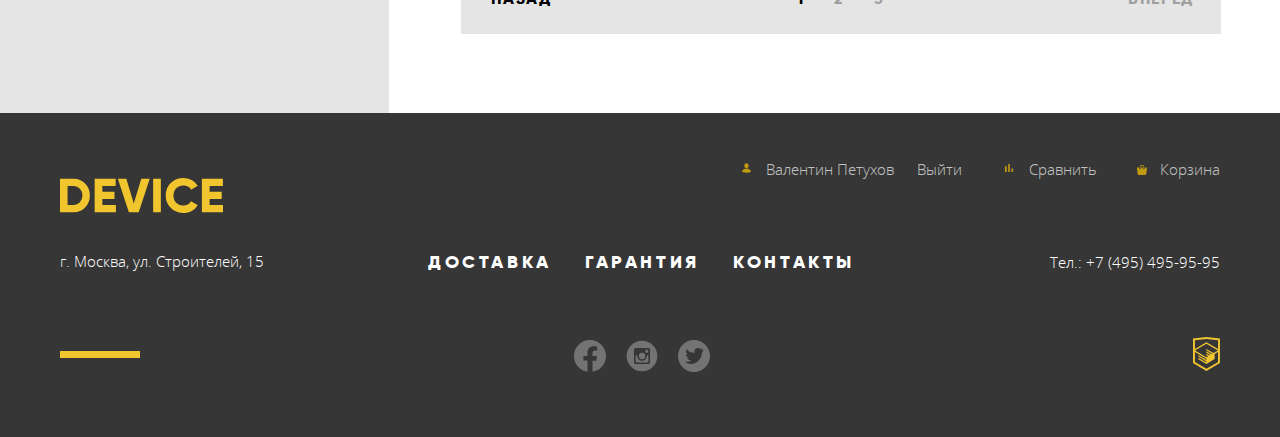
<file: device/catalog.html>
<!DOCTYPE html>
<html  class="page" lang="ru">
<head>
  <meta charset="utf-8">
  <title>HTML&nbsp;Academy: Девайс</title>
  <link rel="stylesheet" href="css/normalize.min.css">
  <link rel="stylesheet" href="css/style.min.css">
</head>
<body class="page-body">
<svg style="display: none">
  <symbol id="twitter" viewBox="0 0 32 32">
    <path d="M16 32c-2.167 0-4.24-.422-6.219-1.266-1.979-.843-3.682-1.979-5.11-3.406-1.426-1.427-2.562-3.13-3.405-5.11A15.697 15.697 0 010 16c0-2.167.422-4.24 1.266-6.219.843-1.979 1.979-3.682 3.406-5.11 1.427-1.426 3.13-2.562 5.11-3.405A15.696 15.696 0 0116 0c2.167 0 4.24.422 6.219 1.266 1.979.843 3.682 1.979 5.11 3.406 1.426 1.427 2.562 3.13 3.405 5.11A15.697 15.697 0 0132 16c0 2.167-.422 4.24-1.266 6.219-.843 1.979-1.979 3.682-3.406 5.11-1.427 1.426-3.13 2.562-5.11 3.405A15.698 15.698 0 0116 32zm9.406-24a5.912 5.912 0 00-.562.344l-.61.406-.578.313L23 9.28C22.23 8.427 21.281 8 20.156 8 17.72 8 16.5 9.02 16.5 11.063v1.843c-3.354-.166-5.927-1.396-7.719-3.687C8.261 9.76 8 10.354 8 11c0 1.375.51 2.417 1.531 3.125-.125 0-.302.01-.531.031-.23.021-.411.021-.547 0A1.566 1.566 0 018 14c0 .958.255 1.755.766 2.39.51.636 1.213 1.047 2.109 1.235-.208.25-.5.375-.875.375-.333 0-.625-.094-.875-.281 0 .812.39 1.442 1.172 1.89.781.448 1.661.683 2.64.703-.374.563-.921.985-1.64 1.266A6.246 6.246 0 019 22c-.292 0-.693-.073-1.203-.219A16.21 16.21 0 007 21.563c.333.666 1.016 1.24 2.047 1.718 1.031.48 2.338.719 3.922.719 1.396 0 2.698-.245 3.906-.734 1.208-.49 2.24-1.141 3.094-1.953a12.776 12.776 0 002.203-2.782 13.08 13.08 0 001.375-3.234C23.849 14.182 24 13.083 24 12c0-.042.125-.13.375-.266.25-.135.542-.317.875-.546.333-.23.583-.47.75-.72-1.125 0-1.875.022-2.25.063.73-.437 1.281-1.281 1.656-2.531z"/>
  </symbol>
  <symbol id="facebook" viewBox="0 0 32 32">
    <path d="M31.997 16c0-8.837-7.162-16-15.998-16C7.163 0 0 7.163 0 16c0 7.984 5.85 14.603 13.499 15.803V20.624H9.437v-4.625H13.5v-3.524c0-4.011 2.389-6.226 6.042-6.226 1.751 0 3.582.312 3.582.312V10.5h-2.016c-1.987 0-2.607 1.233-2.607 2.498V16h4.437l-.709 4.625H18.5v11.179c7.648-1.2 13.499-7.819 13.499-15.804h-.002z"/>
  </symbol>
  <symbol id="instagram" viewBox="0 0 32 32">
    <path d="M20.8 16a4.8 4.8 0 11-9.6 0c0-.274.029-.54.078-.8H9.6v6.395c0 .445.36.805.805.805h11.192a.805.805 0 00.803-.805V15.2h-1.678c.05.26.078.527.078.8zM16 19.2a3.202 3.202 0 10-.002-6.403A3.202 3.202 0 0016 19.2zm3.84-6.56h1.918a.482.482 0 00.482-.48v-1.918a.481.481 0 00-.482-.482H19.84a.482.482 0 00-.482.482v1.918c.002.264.218.48.482.48zM16 .64a15.36 15.36 0 100 30.72A15.36 15.36 0 0016 .64zm8 21.582C24 23.2 23.2 24 22.222 24H9.777C8.8 24 8 23.2 8 22.223V9.777C8 8.8 8.8 8 9.777 8h12.445C23.2 8 24 8.8 24 9.778v12.444z"/>
  </symbol>
  <symbol id="cart" viewBox="0 0 10 10">
    <path d="M9.862 2.522a.358.358 0 00-.273-.129H7.658V3.42c0 .471-.404.855-.901.855s-.901-.384-.901-.855V2.393H4.054V3.42c0 .471-.404.855-.9.855-.498 0-.902-.384-.902-.855V2.393H.321a.358.358 0 00-.273.129.397.397 0 00-.09.3l.648 5.963C.618 9.457 1.142 10 1.784 10h6.342c.642 0 1.166-.543 1.178-1.215l.649-5.964a.398.398 0 00-.09-.3z"/>
    <path d="M3.153 3.76c.2 0 .36-.153.36-.341v-1.88c0-.528.562-.855 1.082-.855h.9c.548 0 .902.335.902.854v1.88c0 .19.161.343.36.343.199 0 .36-.154.36-.342v-1.88C7.117.646 6.435 0 5.496 0h-.901C3.6 0 2.793.69 2.793 1.538v1.88c0 .19.162.343.36.343z"/>
  </symbol>
  <symbol id="chart" viewBox="0 0 14 14">
    <path d="M2.917 5.367h1.75v5.716h-1.75V5.367zm3.266-2.45h1.634v8.166H6.183V2.917zM9.45 7.583h1.633v3.5H9.45v-3.5z"/>
  </symbol>
  <symbol id="search" viewBox="0 0 16 16">
    <path d="M6.667 12a5.301 5.301 0 003.264-1.125l2.931 2.93.943-.942-2.931-2.931A5.3 5.3 0 0012 6.667a5.34 5.34 0 00-5.333-5.334 5.34 5.34 0 00-5.334 5.334A5.34 5.34 0 006.667 12zm0-9.333c2.206 0 4 1.794 4 4s-1.794 4-4 4-4-1.794-4-4 1.794-4 4-4z"/>
  </symbol>
  <symbol id="user" viewBox="0 0 13 14">
    <path d="M6.5 2.333c1.197 0 2.167 1.044 2.167 2.334C8.667 5.956 7.697 7 6.5 7 5.303 7 4.333 5.956 4.333 4.667c0-1.29.97-2.334 2.167-2.334zm0 9.334s4.333 0 4.333-1.167c0-1.4-2.112-2.917-4.333-2.917-2.22 0-4.333 1.517-4.333 2.917 0 1.167 4.333 1.167 4.333 1.167z"/>
  </symbol>
  <symbol id="arrow" viewBox="0 0 11 10">
    <path d="M11 0H0l5.5 10L11 0z"/>
  </symbol>
</svg>
<header class="wrap header">
  <a class="header_logo" href="index.html" aria-label="Логотип интернет-магазина гаджетов Device">
    <img src="img/logo.svg" alt="Интернет-магазин гаджетов Device" width="163" height="35">
  </a>
  <div class="header_personal">
    <form class="search"  action="https://echo.htmlacademy.ru" method="post">
      <label class="search_label" for="search1">
        <svg width="16" height="16">
          <use xmlns:xlink="http://www.w3.org/1999/xlink" xlink:href="#search"></use>
        </svg>
      </label>
      <input class="search_text" id="search1" name="search" placeholder="Поиск по сайту" type="search">
      <button class="button_search" type="submit">Найти</button>
    </form>
    <div class="header_personal_wrap">
      <a class="header_personal_item" href="">
        <svg width="13" height="14">
          <use xmlns:xlink="http://www.w3.org/1999/xlink" xlink:href="#user"></use>
        </svg>
        Валентин Петухов
      </a>
      <a class="header_personal_item header_personal_item-out" href="">Выйти</a>
    </div>
    <a class="header_personal_item" href="">
      <svg width="14" height="14">
        <use xmlns:xlink="http://www.w3.org/1999/xlink" xlink:href="#chart"></use>
      </svg>
      Сравнить
    </a>
    <a class="header_personal_item" href="">
      <svg width="10" height="10">
        <use xmlns:xlink="http://www.w3.org/1999/xlink" xlink:href="#cart"></use>
      </svg>
      Корзина
    </a>
  </div>
  <nav class="header-menu header-menu_catalog">
    <ul class="header-menu_list">
      <li class="header-menu_item"><a href="">Каталог товаров</a>
        <ul class="submenu_list">
          <li class="submenu_item"><a href="">Виртуальная реальность</a></li>
          <li class="submenu_item"><a href="catalog.html">Моноподы для селфи</a></li>
          <li class="submenu_item"><a href="">Экшн-камеры</a></li>
          <li class="submenu_item"><a href="">Фитнес-браслеты</a></li>
          <li class="submenu_item"><a href="">Умные часы</a></li>
          <li class="submenu_item"><a href="">Квадрокоптер</a></li>
        </ul>
      </li>
      <li class="header-menu_item"><a href="">Доставка</a></li>
      <li class="header-menu_item"><a href="">Гарантия</a></li>
      <li class="header-menu_item"><a href="">Контакты</a></li>
    </ul>
  </nav>
</header>

<main class="catalog_content">
  <div class="wrap catalog_header_wrap">
    <h1 class="main_header">Моноподы для селфи</h1>
    <ul class="breadcrumbs">
      <li class="breadcrumbs_item">
        <a href="index.html">Главная</a>
      </li>
      <li class="breadcrumbs_item">
        <a href="">Каталог товаров</a>
      </li>
      <li class="breadcrumbs_item">
        Моноподы для селфи
      </li>
    </ul>
  </div>

  <div class="filter_header_wrap">
    <h2 class="filter_header">Фильтр:</h2>
  </div>

  <section class="sort">
    <div class="sort_wrap">
      <h2 class="sort_header">Сортировка:</h2>
      <div class="sort_value">
        <a class="sort_link sort_link_active" href="#">По&nbsp;цене</a>
        <a class="sort_link" href="#">По&nbsp;типу</a>
        <a class="sort_link" href="#">По&nbsp;популярности</a>
      </div>
      <div class="sort_arrow">
        <a class="sort_arrow_top" href="#" aria-label="Сортировка по возрастанию">
          <svg width="11" height="10">
            <use xmlns:xlink="http://www.w3.org/1999/xlink" xlink:href="#arrow"></use>
          </svg>
        </a>
        <a class="sort_arrow_bottom sort_arrow_active" href="#" aria-label="Сортировка по убыванию">
          <svg width="11" height="10">
            <use xmlns:xlink="http://www.w3.org/1999/xlink" xlink:href="#arrow"></use>
          </svg>
        </a>
      </div>
    </div>
  </section>

  <section class="filter">
    <form  class="filter_form" action="https://echo.htmlacademy.ru" method="post">
        <section class="filter_price_wrap">
          <h3 class="filter_section-header">Стоимость</h3>
          <div class="filter-slider">
            <div class="scale">
              <div class="green-bar"></div>
            </div>
            <a href="#" class="circle left-circle"></a>
            <a href="#" class="circle right-circle"></a>
          </div>
          <div class="filter_price-value">
            <label for="min">от</label>
            <input type="text" id="min" name="min" value="0">
            <label for="max">до</label>
            <input type="text" id="max" name="max" value="5000">
          </div>
        </section>

        <section class="filter_color_wrap">
          <h3 class="filter_section-header">Цвет</h3>
          <div class="filter_color">
            <input class="checkbox visually-hidden" type="checkbox" id="colorChoice1" name="color" value="black" checked>
            <label class="filter_label" for="colorChoice1">Черный</label>

            <input class="checkbox visually-hidden" type="checkbox" id="colorChoice2" name="color" value="white">
            <label class="filter_label" for="colorChoice2">Белый</label>

            <input class="checkbox visually-hidden" type="checkbox" id="colorChoice3" name="color" value="blue" checked>
            <label class="filter_label" for="colorChoice3">Синий</label>

            <input class="checkbox visually-hidden" type="checkbox" id="colorChoice4" name="color" value="red" checked>
            <label class="filter_label" for="colorChoice4">Красный</label>

            <input class="checkbox visually-hidden" type="checkbox" id="colorChoice5" name="color" value="pink">
            <label class="filter_label" for="colorChoice5">Розовый</label>
          </div>
        </section>

        <section  class="filter_bluetooth_wrap">
          <h3 class="filter_section-header">Bluetooth</h3>
          <div  class="filter_bluetooth">
            <input class="radiobutton visually-hidden" type="radio" id="bluetoothChoice1" name="bluetooth" value="yes" checked>
            <label class="radio-label" for="bluetoothChoice1">Есть</label>

            <input class="radiobutton visually-hidden" type="radio" id="bluetoothChoice2" name="bluetooth" value="no">
            <label class="radio-label" for="bluetoothChoice2">Нет</label>
          </div>
        </section>
        <button class="button filter_button" type="submit">Показать</button>
    </form>
  </section>

  <section class="good">
    <h2 class="visually-hidden">Список моноподов для селфи</h2>
    <ul class="good_list">
      <li class="good_item">
        <div class="good_img">
          <img src="img/item_1_1.jpg" width="360" height="380" alt="Любительская селфи-палка">
        </div>
        <div class="good_insert">
          <a class="button good_cart" href="">В&nbsp;корзину</a>
          <a class="good_chart" href="">Добавить к&nbsp;сравнению</a>
        </div>
        <a  class="good_item_header" href="">Любительская селфи-палка</a>
        <p class="good_price">500&nbsp;руб.</p>
      </li>
      <li class="good_item">
        <div class="good_img">
          <img src="img/item_2_1.jpg" width="360" height="380" alt="Профессиональная селфи-палка">
        </div>
        <div class="good_insert">
          <a class="button good_cart" href="">В&nbsp;корзину</a>
          <a class="good_chart" href="">Добавить к&nbsp;сравнению</a>
        </div>
        <a  class="good_item_header" href="">Профессиональная<br>селфи-палка</a>
        <p class="good_price">1&nbsp;500&nbsp;руб.</p>
      </li>
      <li class="good_item">
        <div class="good_img">
          <img src="img/item_3_1.jpg" width="360" height="380" alt="Непотопляемая селфи-палка">
        </div>
        <div class="good_insert">
          <a class="button good_cart" href="">В&nbsp;корзину</a>
          <a class="good_chart" href="">Добавить к&nbsp;сравнению</a>
        </div>
        <a  class="good_item_header" href="">Непотопляемая селфи-палка</a>
        <p class="good_price">2&nbsp;500&nbsp;руб.</p>
      </li>
      <li class="good_item">
        <div class="good_new">new</div>
        <div class="good_img">
          <img src="img/item_4_1.jpg" width="360" height="380" alt="Селфи-палка Следуй за мной">
        </div>
        <div class="good_insert">
          <a class="button good_cart" href="">В&nbsp;корзину</a>
          <a class="good_chart" href="">Добавить к&nbsp;сравнению</a>
        </div>
        <a  class="good_item_header" href="">Селфи-палка &laquo;Следуй за мной&raquo;</a>
        <p class="good_price">4&nbsp;900&nbsp;руб.</p>
      </li>
    </ul>
  </section>
  <div class="paginator">
    <span class="paginator_button">Назад</span>
    <div class="paginator_number_wrap">
      <span class="paginator_number paginator_active">1</span>
      <a class="paginator_number" href="#">2</a>
      <a class="paginator_number" href="#">3</a>
    </div>
    <a class="paginator_button" href="#">Вперед</a>
  </div>
</main>

<footer class="footer">
  <div class="wrap footer_wrap">
    <div class="footer_info">
      <a class="footer_logo" href="/index.html">
        <img src="img/logo_color.svg" alt="Интернет-магазин гаджетов Device" width="163" height="35">
      </a>
      <p>г. Москва, ул. Строителей, 15</p>
    </div>
    <div class="footer_personal">
      <a class="footer_personal_item" href="">
        <svg width="13" height="14">
          <use xmlns:xlink="http://www.w3.org/1999/xlink" xlink:href="#user"></use>
        </svg>
        Валентин Петухов
      </a>
      <a class="footer_personal_item footer_personal_item-out" href="">Выйти</a>
      <a  class="footer_personal_item" href="">
        <svg width="14" height="14">
          <use xmlns:xlink="http://www.w3.org/1999/xlink" xlink:href="#chart"></use>
        </svg>
        Сравнить
      </a>
      <a  class="footer_personal_item" href="">
        <svg width="10" height="10">
          <use xmlns:xlink="http://www.w3.org/1999/xlink" xlink:href="#cart"></use>
        </svg>
        Корзина
      </a>
    </div>
    <div class="footer_nav">
      <ul class="footer-menu_list">
        <li class="footer-menu_item"><a href="">Доставка</a></li>
        <li class="footer-menu_item"><a href="">Гарантия</a></li>
        <li class="footer-menu_item"><a href="">Контакты</a></li>
      </ul>

      <ul class="social_list">
        <li class="social_item">
          <a href="">
            <svg width="32" height="32">
              <use xmlns:xlink="http://www.w3.org/1999/xlink" xlink:href="#facebook"></use>
            </svg>
            <span class="visually-hidden">Facebook</span>
          </a>
        </li>
        <li class="social_item">
          <a href="">
            <svg width="32" height="32">
              <use xmlns:xlink="http://www.w3.org/1999/xlink" xlink:href="#instagram"></use>
            </svg>
            <span class="visually-hidden">Instagram</span>
          </a>
        </li>
        <li class="social_item">
          <a href="">
            <svg width="32" height="32">
              <use xmlns:xlink="http://www.w3.org/1999/xlink" xlink:href="#twitter"></use>
            </svg>
            <span class="visually-hidden">Twitter</span>
          </a>
        </li>
      </ul>
    </div>
    <div class="footer_user">
      <p class="footer_tel">Тел.: <a href="tel:+74954959595">+7 (495) 495-95-95</a></p>
      <a class="footer_copyright" href="https://htmlacademy.ru/intensive/htmlcss">
        <img src="img/logo_html.svg" alt="HTML Academy" width="27" height="34">
      </a>
    </div>
  </div>

</footer>
</body>
</html>
</file>
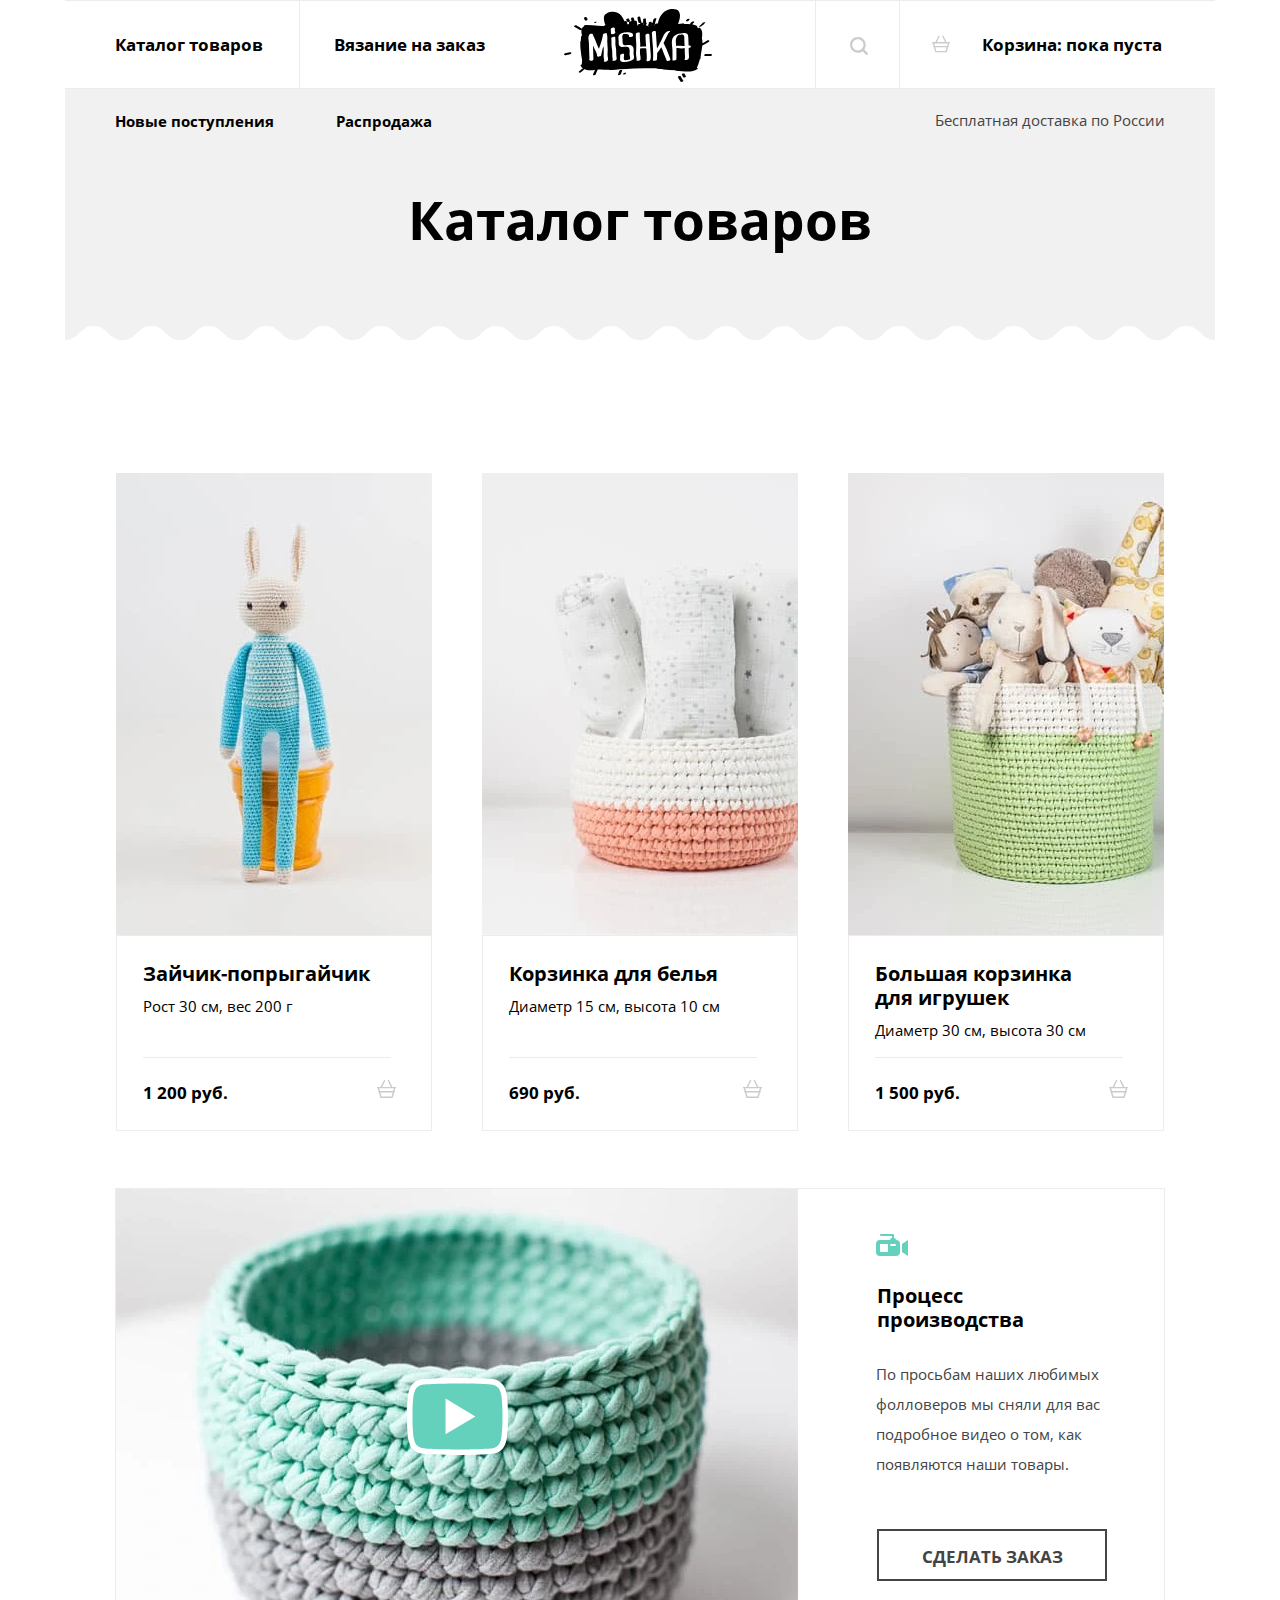
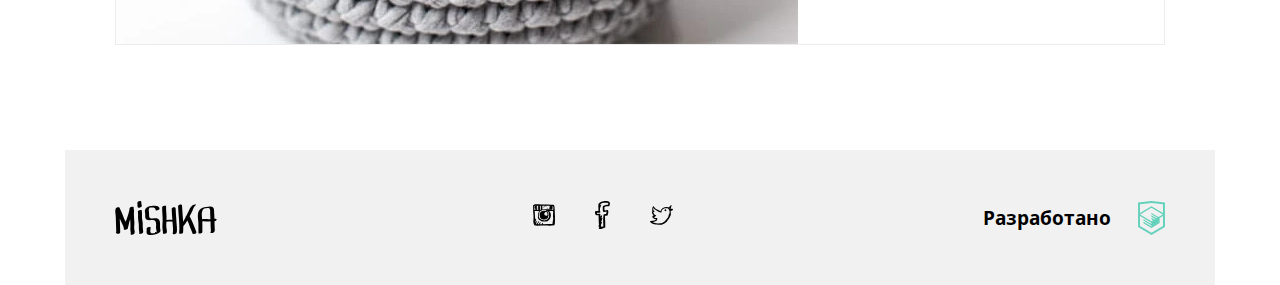
<file: mishka/catalog.html>
<!DOCTYPE html><html class="page" lang="ru"><head><meta charset="utf-8"><meta name="viewport" content="width=device-width,initial-scale=1"><link rel="preload" href="fonts/opensans.woff2" as="font"><link rel="preload" href="fonts/opensansbold.woff2" as="font"><link rel="stylesheet" href="css/styles.min.css"><title>HTML Academy: Мишка</title></head><body class="page__body"><header class="page-header"><nav class="main-nav"><a href="index.html" class="main-nav__logo"><picture><source media="(min-width: 1150px)" srcset="img/logo-desktop.svg"><source media="(min-width: 768px)" srcset="img/logo-tablet.svg"><img src="img/logo-mobile.svg" height="35" width="86" alt="Интернет-магазин «Мишка»"></picture></a><button class="main-nav__toggle main-nav__toggle--close" type="button"><span class="visually-hidden">Меню</span></button><ul class="main-nav__list site-list"><li class="site-list__item"><a class="site-list__item-link" href="catalog.html">Каталог товаров</a></li><li class="site-list__item"><a class="site-list__item-link" href="form.html">Вязание на заказ</a></li></ul><ul class="main-nav__user-block user-list"><li class="user-list__item user-list__item--search"><a class="user-list__item-link user-list__item-link--search" href="#"><svg class="user-list__item-img user-list__item-img--search" width="27" height="34"><use xmlns:xlink="http://www.w3.org/1999/xlink" xlink:href="img/icon-sprite.svg#search"></use></svg> <span class="user-list__item-text user-list__item-text--search">Поиск по сайту</span></a></li><li class="user-list__item"><a class="user-list__item-link" href="#"><svg class="user-list__item-img" width="21" height="18"><use xmlns:xlink="http://www.w3.org/1999/xlink" xlink:href="img/icon-sprite.svg#cart"></use></svg> <span class="user-list__item-text">Корзина: пока пуста</span></a></li></ul><ul class="main-nav__list sale-list"><li class="sale-list__item"><a class="sale-list__item-link" href="#">Новые поступления</a></li><li class="sale-list__item"><a class="sale-list__item-link" href="#">Распродажа</a></li></ul><span class="main-nav__delivery">Бесплатная доставка по России</span></nav></header><main class="page-catalog"><div class="page-catalog__wrapper"><h1 class="page-catalog__header">Каталог товаров</h1></div><div class="page-catalog__goods catalog-goods"><section class="catalog-goods__item"><a class="catalog-goods__link" href="#"><picture><source type="image/webp" media="(min-width: 1150px)" srcset="img/photo-hare-desktop@1x.webp, img/photo-hare-desktop@2x.webp 2x"><source type="image/webp" media="(min-width: 768px)" srcset="img/photo-hare-tablet@1x.webp, img/photo-hare-tablet@2x.webp 2x"><source type="image/webp" srcset="img/photo-hare-mobile@1x.webp, img/photo-hare-mobile@2x.webp 2x"><source media="(min-width: 1150px)" srcset="img/photo-hare-desktop@1x.jpg, img/photo-hare-desktop@2x.jpg 2x"><source media="(min-width: 768px)" srcset="img/photo-hare-tablet@1x.jpg, img/photo-hare-tablet@2x.jpg 2x"><img class="catalog-goods__img" src="img/photo-hare-mobile@1x.jpg" width="260" height="195" srcset="img/photo-hare-mobile@2x.jpg 2x" alt="Зайчик-попрыгайчик"></picture></a><div class="catalog-goods__wrapper"><a class="catalog-goods__header-link" href="#"><h2 class="catalog-goods__header">Зайчик-попрыгайчик</h2></a><p class="catalog-goods__characteristic">Рост 30 см, вес 200 г</p><p class="catalog-goods__price">1 200 руб.</p><a class="catalog-goods__basket" href="#"><svg class="catalog-goods__basket-img" width="21" height="18"><use xmlns:xlink="http://www.w3.org/1999/xlink" xlink:href="img/icon-sprite.svg#cart"></use></svg> <span class="visually-hidden">Добавить в корзину</span></a><div class="catalog-goods__basket-modal modal-basket"><div class="modal-basket__wrapper"><p class="modal-basket__title">Добавить в&nbsp;корзину</p><p class="modal-basket__text">Выберите размер:</p><button class="modal-basket__size">S</button> <button class="modal-basket__size">M</button> <button class="modal-basket__size">L</button> <button class="modal-basket__add">Добавить</button></div></div></div></section><section class="catalog-goods__item"><a class="catalog-goods__link" href="#"><picture><source type="image/webp" media="(min-width: 1150px)" srcset="img/photo-bowl-desktop@1x.webp, img/photo-bowl-desktop@2x.webp 2x"><source type="image/webp" media="(min-width: 768px)" srcset="img/photo-bowl-tablet@1x.webp, img/photo-bowl-tablet@2x.webp 2x"><source type="image/webp" srcset="img/photo-bowl-mobile@1x.webp, img/photo-bowl-mobile@2x.webp 2x"><source media="(min-width: 1150px)" srcset="img/photo-bowl-desktop@1x.jpg, img/photo-bowl-desktop@2x.jpg 2x"><source media="(min-width: 768px)" srcset="img/photo-bowl-tablet@1x.jpg, img/photo-bowl-tablet@2x.jpg 2x"><img class="catalog-goods__img" src="img/photo-bowl-mobile@1x.jpg" width="260" height="195" srcset="img/photo-bowl-mobile@2x.jpg 2x" alt="Корзинка для белья"></picture></a><div class="catalog-goods__wrapper"><a class="catalog-goods__header-link" href="#"><h2 class="catalog-goods__header">Корзинка для белья</h2></a><p class="catalog-goods__characteristic">Диаметр 15 см, высота 10 см</p><p class="catalog-goods__price">690 руб.</p><a class="catalog-goods__basket" href="#"><svg class="catalog-goods__basket-img" width="21" height="18"><use xmlns:xlink="http://www.w3.org/1999/xlink" xlink:href="img/icon-sprite.svg#cart"></use></svg> <span class="visually-hidden">Добавить в корзину</span></a><div class="catalog-goods__basket-modal modal-basket"><div class="modal-basket__wrapper"><p class="modal-basket__title">Добавить в&nbsp;корзину</p><p class="modal-basket__text">Выберите размер:</p><button class="modal-basket__size">S</button> <button class="modal-basket__size">M</button> <button class="modal-basket__size">L</button> <button class="modal-basket__add">Добавить</button></div></div></div></section><section class="catalog-goods__item"><a class="catalog-goods__link" href=""><picture><source type="image/webp" media="(min-width: 1150px)" srcset="img/photo-toys-desktop@1x.webp, img/photo-toys-desktop@2x.webp 2x"><source type="image/webp" media="(min-width: 768px)" srcset="img/photo-toys-tablet@1x.webp, img/photo-toys-tablet@2x.webp 2x"><source type="image/webp" srcset="img/photo-toys-mobile@1x.webp, img/photo-toys-mobile@2x.webp 2x"><source media="(min-width: 1150px)" srcset="img/photo-toys-desktop@1x.jpg, img/photo-toys-desktop@2x.jpg 2x"><source media="(min-width: 768px)" srcset="img/photo-toys-tablet@1x.jpg, img/photo-toys-tablet@2x.jpg 2x"><img class="catalog-goods__img" src="img/photo-toys-mobile@1x.jpg" width="260" height="195" srcset="img/photo-toys-mobile@2x.jpg 2x" alt="Большая корзинка для игрушек"></picture></a><div class="catalog-goods__wrapper"><a class="catalog-goods__header-link" href="#"><h2 class="catalog-goods__header">Большая корзинка для игрушек</h2></a><p class="catalog-goods__characteristic">Диаметр 30 см, высота 30 см</p><p class="catalog-goods__price">1 500 руб.</p><a class="catalog-goods__basket" href="#"><svg class="catalog-goods__basket-img" width="21" height="18"><use xmlns:xlink="http://www.w3.org/1999/xlink" xlink:href="img/icon-sprite.svg#cart"></use></svg> <span class="visually-hidden">Добавить в корзину</span></a><div class="catalog-goods__basket-modal modal-basket"><div class="modal-basket__wrapper"><p class="modal-basket__title">Добавить в&nbsp;корзину</p><p class="modal-basket__text">Выберите размер:</p><button class="modal-basket__size">S</button> <button class="modal-basket__size">M</button> <button class="modal-basket__size">L</button> <button class="modal-basket__add">Добавить</button></div></div></div></section></div><div class="production-process"><div class="production-process__wrapper"><h2 class="production-process__header">Процесс производства</h2><div class="production-process__video"><picture><source type="image/webp" media="(min-width: 1150px)" srcset="img/video-desktop@1x.webp, img/video-desktop@2x.webp 2x"><source type="image/webp" media="(min-width: 768px)" srcset="img/video-tablet@1x.webp, img/video-tablet@2x.webp 2x"><source type="image/webp" srcset="img/video-mobile@1x.webp, img/video-mobile@2x.webp 2x"><source media="(min-width: 1150px)" srcset="img/video-desktop@1x.jpg, img/video-desktop@2x.jpg 2x"><source media="(min-width: 768px)" srcset="img/video-tablet@1x.jpg, img/video-tablet@2x.jpg 2x"><img class="production-process__video-img" src="img/video-mobile@1x.jpg" width="260" height="150" srcset="img/video-mobile@2x.jpg 2x" alt="Видео процесса производства"></picture><button class="production-process__play" aria-label="Запустить видео процесса производства" type="button"></button></div><p class="production-process__text">По просьбам наших любимых фолловеров мы сняли для вас подробное видео о том, как появляются наши товары.</p><a class="button production-process__button" href="form.html">Сделать заказ</a></div></div></main><footer class="page-footer"><div class="page-footer__wrapper"><a href="index.html" class="page-footer__logo"><svg role="img" width="102" height="34" aria-label="Интернет-магазин товаров ручной работы «Мишка»"><use xmlns:xlink="http://www.w3.org/1999/xlink" xlink:href="img/icon-sprite.svg#logofooter"></use></svg></a><ul class="page-footer__social social-list"><li class="social-list__item"><a href="#" class="social-list__link" aria-label="Instagram"><svg width="22" height="22"><use xmlns:xlink="http://www.w3.org/1999/xlink" xlink:href="img/icon-sprite.svg#insta"></use></svg></a></li><li class="social-list__item"><a href="#" class="social-list__link" aria-label="Facebook"><svg width="15" height="28"><use xmlns:xlink="http://www.w3.org/1999/xlink" xlink:href="img/icon-sprite.svg#fb"></use></svg></a></li><li class="social-list__item"><a href="#" class="social-list__link" aria-label="Twitter"><svg width="23" height="20"><use xmlns:xlink="http://www.w3.org/1999/xlink" xlink:href="img/icon-sprite.svg#twitter"></use></svg></a></li></ul><div class="page-footer__copyright copyright-info"><p class="copyright-info__text">Разработано</p><a class="copyright-info__link" href="https://htmlacademy.ru/intensive/adaptive"><svg role="img" width="27" height="34" aria-label="HTML Academy"><use xmlns:xlink="http://www.w3.org/1999/xlink" xlink:href="img/icon-sprite.svg#logohtml"></use></svg></a></div></div></footer><script src="js/script.min.js"></script></body></html>
</file>
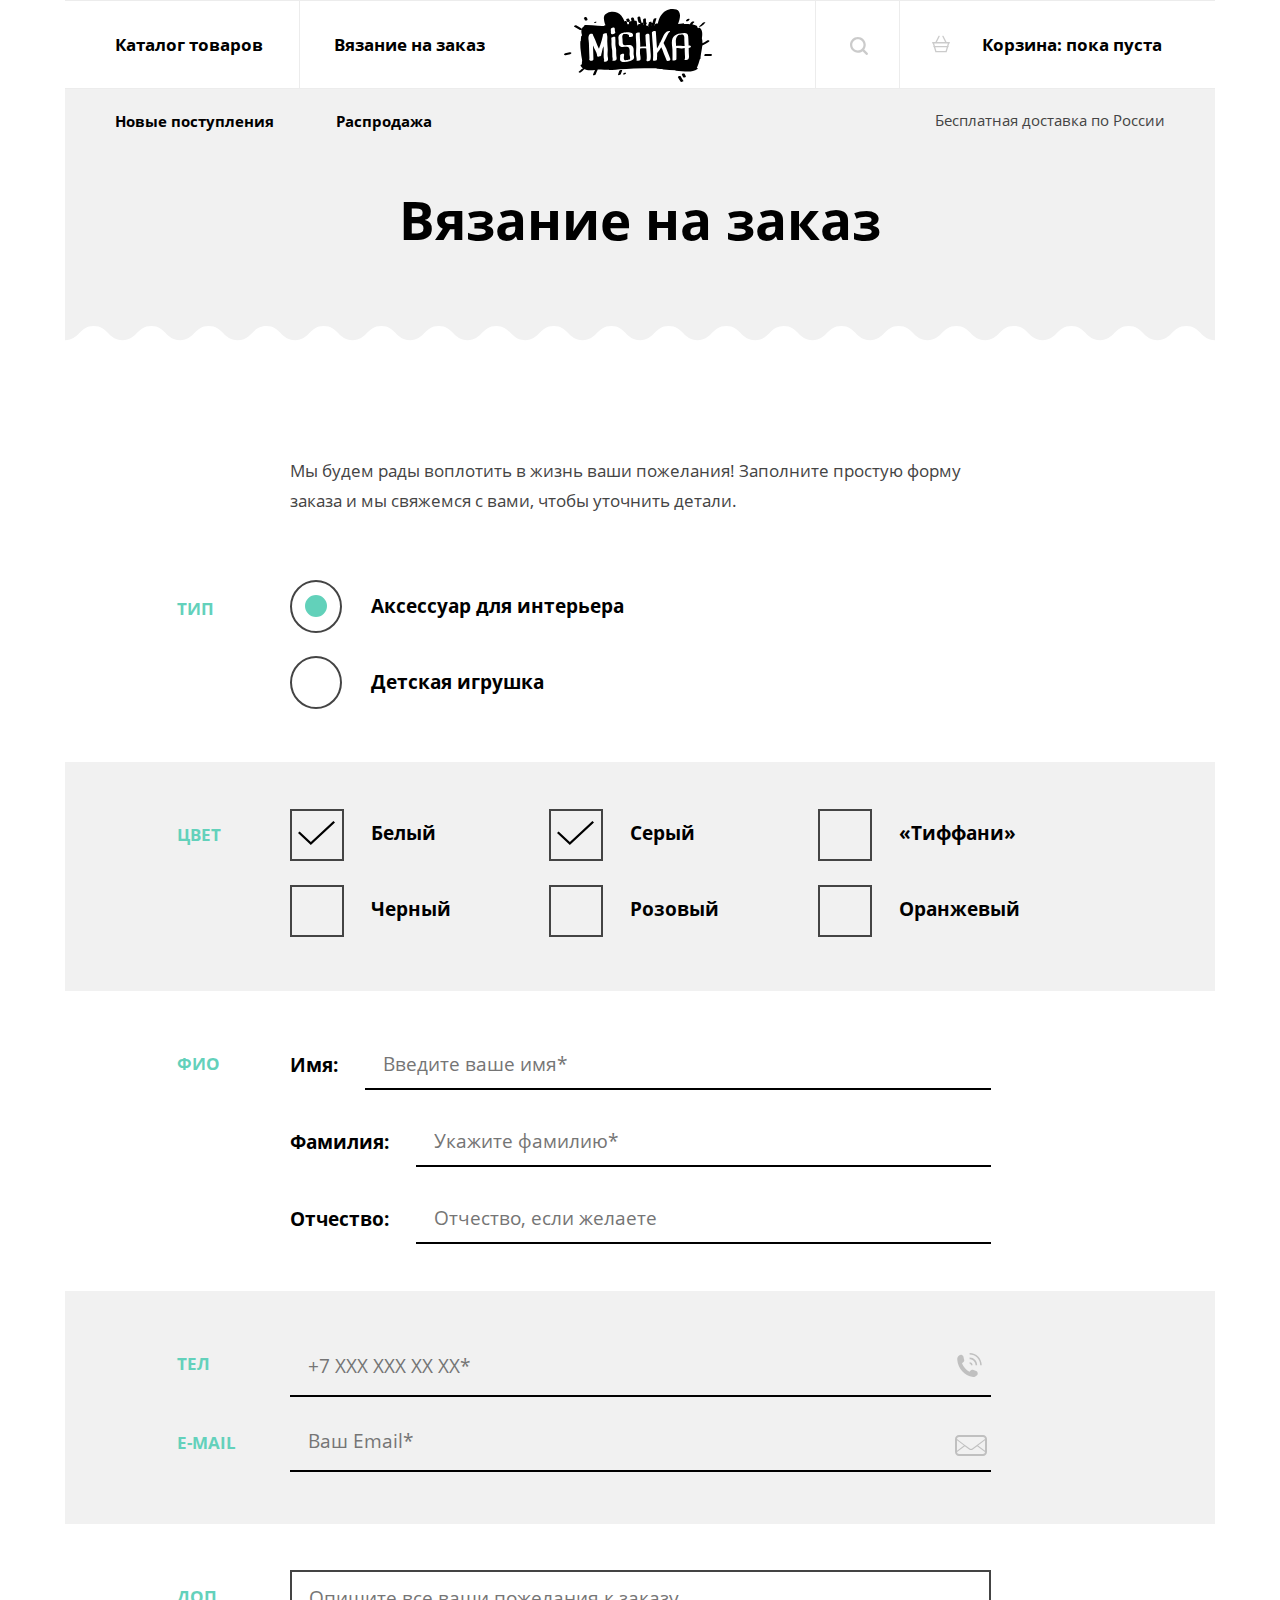
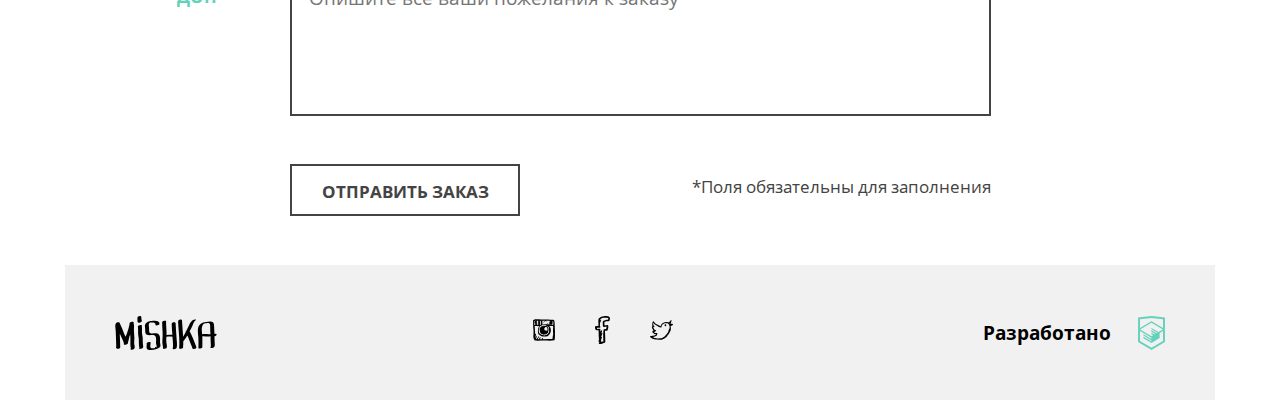
<file: mishka/form.html>
<!DOCTYPE html><html class="page" lang="ru"><head><meta charset="utf-8"><meta name="viewport" content="width=device-width,initial-scale=1"><link rel="preload" href="fonts/opensans.woff2" as="font"><link rel="preload" href="fonts/opensansbold.woff2" as="font"><link rel="stylesheet" href="css/styles.min.css"><title>HTML Academy: Мишка</title></head><body class="page__body"><header class="page-header"><nav class="main-nav"><a href="index.html" class="main-nav__logo"><picture><source media="(min-width: 1150px)" srcset="img/logo-desktop.svg"><source media="(min-width: 768px)" srcset="img/logo-tablet.svg"><img src="img/logo-mobile.svg" height="35" width="86" alt="Интернет-магазин «Мишка»"></picture></a><button class="main-nav__toggle main-nav__toggle--close" type="button"><span class="visually-hidden">Меню</span></button><ul class="main-nav__list site-list"><li class="site-list__item"><a class="site-list__item-link" href="catalog.html">Каталог товаров</a></li><li class="site-list__item"><a class="site-list__item-link" href="form.html">Вязание на заказ</a></li></ul><ul class="main-nav__user-block user-list"><li class="user-list__item user-list__item--search"><a class="user-list__item-link user-list__item-link--search" href="#"><svg class="user-list__item-img user-list__item-img--search" width="27" height="34"><use xmlns:xlink="http://www.w3.org/1999/xlink" xlink:href="img/icon-sprite.svg#search"></use></svg> <span class="user-list__item-text user-list__item-text--search">Поиск по сайту</span></a></li><li class="user-list__item"><a class="user-list__item-link" href="#"><svg class="user-list__item-img" width="21" height="18"><use xmlns:xlink="http://www.w3.org/1999/xlink" xlink:href="img/icon-sprite.svg#cart"></use></svg> <span class="user-list__item-text">Корзина: пока пуста</span></a></li></ul><ul class="main-nav__list sale-list"><li class="sale-list__item"><a class="sale-list__item-link" href="#">Новые поступления</a></li><li class="sale-list__item"><a class="sale-list__item-link" href="#">Распродажа</a></li></ul><span class="main-nav__delivery">Бесплатная доставка по России</span></nav></header><main class="page-form"><div class="page-form__wrapper"><h1 class="page-form__header">Вязание на заказ</h1></div><p class="page-form__text">Мы будем рады воплотить в жизнь ваши пожелания! Заполните простую форму заказа и мы свяжемся с вами, чтобы уточнить детали.</p><form class="page-form__list" action="https://echo.htmlacademy.ru" method="post"><section class="page-form__item"><h2 class="page-form__legend page-form__legend--type">Тип</h2><input class="page-form__radio visually-hidden" type="radio" id="interior" name="type" value="interior" checked="checked"> <label class="page-form__value page-form__value--radio" for="interior">Аксессуар для интерьера</label> <input class="page-form__radio visually-hidden" type="radio" id="toy" name="type" value="toy"> <label class="page-form__value page-form__value--radio" for="toy">Детская игрушка</label></section><section class="page-form__item page-form__item--bg page-form__item--checkbox"><h2 class="page-form__legend">Цвет</h2><input class="page-form__checkbox visually-hidden" type="checkbox" id="colorChoice1" name="color" value="white" checked="checked"> <label class="page-form__value page-form__value--checkbox" for="colorChoice1">Белый</label> <input class="page-form__checkbox visually-hidden" type="checkbox" id="colorChoice2" name="color" value="grey" checked="checked"> <label class="page-form__value page-form__value--checkbox" for="colorChoice2">Серый</label> <input class="page-form__checkbox visually-hidden" type="checkbox" id="colorChoice3" name="color" value="tiffany"> <label class="page-form__value page-form__value--checkbox" for="colorChoice3">«Тиффани»</label> <input class="page-form__checkbox visually-hidden" type="checkbox" id="colorChoice4" name="color" value="black"> <label class="page-form__value page-form__value--checkbox" for="colorChoice4">Черный</label> <input class="page-form__checkbox visually-hidden" type="checkbox" id="colorChoice5" name="color" value="pink"> <label class="page-form__value page-form__value--checkbox" for="colorChoice5">Розовый</label> <input class="page-form__checkbox visually-hidden" type="checkbox" id="colorChoice6" name="color" value="orange"> <label class="page-form__value page-form__value--checkbox" for="colorChoice6">Оранжевый</label></section><section class="page-form__item page-form__item--name"><h2 class="page-form__legend">ФИО</h2><div class="page-form__value-wrapper"><label class="page-form__value page-form__value--name" for="firstName">Имя:</label> <input class="page-form__input-info" type="text" id="firstName" name="firstName" placeholder="Введите ваше имя*" required></div><div class="page-form__value-wrapper"><label class="page-form__value page-form__value--name" for="lastName">Фамилия:</label> <input class="page-form__input-info" type="text" id="lastName" name="lastName" placeholder="Укажите фамилию*" required></div><div class="page-form__value-wrapper"><label class="page-form__value page-form__value--name" for="middleName">Отчество:</label> <input class="page-form__input-info" type="text" id="middleName" name="middleName" placeholder="Отчество, если желаете"></div></section><section class="page-form__item page-form__item--bg page-form__item--tel"><h2 class="page-form__legend page-form__legend--info">Тел</h2><input class="page-form__input-info page-form__input-info--contact" type="tel" id="tel" name="tel" placeholder="+7 ХХХ ХХХ ХХ ХХ*" required pattern="\+7\s?[0-9]{3}\s?[0-9]{3}\s?[0-9]{2}\s?[0-9]{2}"> <label class="page-form__value-tel" for="tel"><svg class="page-form__value-email-img" width="25" height="24"><use xmlns:xlink="http://www.w3.org/1999/xlink" xlink:href="img/icon-sprite.svg#tel"></use></svg></label></section><section class="page-form__item page-form__item--bg page-form__item--email"><h2 class="page-form__legend page-form__legend--info page-form__legend--email">E-mail</h2><input class="page-form__input-info page-form__input-info--contact" type="email" id="email" name="email" placeholder="Ваш Email*" required> <label class="page-form__value-email" for="email"><svg class="page-form__value-email-img" width="32" height="32"><use xmlns:xlink="http://www.w3.org/1999/xlink" xlink:href="img/icon-sprite.svg#email"></use></svg></label></section><section class="page-form__item page-form__item--info"><h2 class="page-form__legend page-form__legend--info">Доп</h2><textarea class="page-form__input-text" id="add" name="add" rows="6" placeholder="Опишите все ваши пожелания к заказу"></textarea> <label for="add"></label></section><p class="page-form__extra">*Поля обязательны для заполнения</p><button class="button page-form__button" type="submit">Отправить заказ</button></form></main><footer class="page-footer"><div class="page-footer__wrapper"><a href="index.html" class="page-footer__logo"><svg role="img" width="102" height="34" aria-label="Интернет-магазин товаров ручной работы «Мишка»"><use xmlns:xlink="http://www.w3.org/1999/xlink" xlink:href="img/icon-sprite.svg#logofooter"></use></svg></a><ul class="page-footer__social social-list"><li class="social-list__item"><a href="#" class="social-list__link" aria-label="Instagram"><svg width="22" height="22"><use xmlns:xlink="http://www.w3.org/1999/xlink" xlink:href="img/icon-sprite.svg#insta"></use></svg></a></li><li class="social-list__item"><a href="#" class="social-list__link" aria-label="Facebook"><svg width="15" height="28"><use xmlns:xlink="http://www.w3.org/1999/xlink" xlink:href="img/icon-sprite.svg#fb"></use></svg></a></li><li class="social-list__item"><a href="#" class="social-list__link" aria-label="Twitter"><svg width="23" height="20"><use xmlns:xlink="http://www.w3.org/1999/xlink" xlink:href="img/icon-sprite.svg#twitter"></use></svg></a></li></ul><div class="page-footer__copyright copyright-info"><p class="copyright-info__text">Разработано</p><a class="copyright-info__link" href="https://htmlacademy.ru/intensive/adaptive"><svg role="img" width="27" height="34" aria-label="HTML Academy"><use xmlns:xlink="http://www.w3.org/1999/xlink" xlink:href="img/icon-sprite.svg#logohtml"></use></svg></a></div></div></footer><script src="js/script.min.js"></script></body></html>
</file>
<file: device/css/style.min.css>
:root{--basic-black: rgb(0, 0, 0);--basic-black-transpery: rgba(0, 0, 0, 0.3);--basic-black-transpery-6: rgba(0, 0, 0, 0.6);--basic-black-transpery-18: rgba(0, 0, 0, 0.18);--basic-black-transpery-15: rgba(0, 0, 0, 0.15);--basic-black-transpery-light: #C4C4C4;--basic-dark: rgb(54, 54, 54);--basic-white: rgb(255, 255, 255);--basic-white-transpery: rgba(256, 256, 256, 0.3);--basic-grey: rgb(70, 70, 70);--basic-grey-transpery: rgba(35,31,32,0.5);--basic-half-grey: rgb(126, 126, 126);--basic-grey-light: rgba(229, 229, 229, 1);--basic-grey-light-transpery: rgba(238, 238, 238, 0.7);--basic-grey-half: #EAEAEA;--basic-grey-half-light: #F2F2F2;--basic-grey-dark: #DCDCDC;--basic-grey-half-dark: #D9D9D9;--special-yellow: #F7E296;--special-yellow-dark: #F0C52E;--special-yellow-half-dark: #FFC600;--special-green: #91C92F;--special-pink: #F6DADA}@font-face{font-weight:300;font-family:"Gilroy";font-style:normal;src:url(../fonts/gilroylight.woff2) format("woff2"),url(../fonts/gilroylight.woff) format("woff")}@font-face{font-weight:800;font-family:"Gilroy";font-style:normal;src:url(../fonts/gilroyextrabold.woff2) format("woff2"),url(../fonts/gilroyextrabold.woff) format("woff")}@font-face{font-family:"Open Sans";font-style:normal;font-weight:300;src:local("Open Sans Light"),local("OpenSans-Light"),url(../fonts/opensanslight.woff2) format("woff2"),url(../fonts/opensanslight.woff) format("woff")}@font-face{font-family:"Open Sans";font-style:normal;font-weight:400;src:local("Open Sans Regular"),local("OpenSans-Regular"),url(../fonts/opensans.woff2) format("woff2"),url(../fonts/opensans.woff) format("woff")}body{counter-reset:section}a{text-decoration:none}img{max-width:100%;height:auto}.page{height:100%}.page-body,a{color:var(--basic-black)}.page-body{min-height:100%;display:grid;grid-template-rows:min-content 1fr min-content;align-content:start;background-color:var(--basic-white);font-family:"Open Sans",Arial,sans-serif;font-weight:300;font-style:normal;font-size:15px;line-height:20px;min-width:1180px}.header{background:linear-gradient(180deg,var(--basic-white) 40px,var(--special-yellow) 40px,var(--special-yellow) 186px)}.header_personal{display:grid;grid-template-columns:540px auto 117px 100px;margin-top:10px;margin-left:60px;margin-right:60px;align-items:center}.header_logo{fill:var(--basic-black);margin-top:20px;margin-left:60px;display:block}.header_logo:hover{opacity:.6}.header_logo:focus{opacity:.3}.header_personal_item{position:relative;padding-left:23px}a.header_personal_item-out{padding-left:20px}.header_personal_item svg{position:absolute;top:4px;left:0}.header_personal_item:last-child{justify-self:end}.header_personal_item:hover{opacity:.6}.header_personal_item:focus{opacity:.3}.header-menu{padding:35px 57px 34px 60px;position:relative}nav.header-menu_catalog{padding-bottom:50px}.header-menu_list{list-style:none;display:grid;grid-template-columns:540px 160px auto 160px;margin:0;padding:0}.header-menu_item{font-family:"Gilroy",Arial,sans-serif;font-style:normal;font-weight:800;font-size:18px;line-height:22px;letter-spacing:.2em;text-transform:uppercase}.header-menu_item:first-child{letter-spacing:.1em}.header-menu_item:first-child>a{display:flex}.header-menu_item:first-child>a::after{content:"";display:block;width:22px;height:22px;background:url(../img/icon_plus.svg);margin-left:16px}.header-menu_item:last-child{justify-self:end}.header-menu_item a:hover{color:var(--basic-black-transpery-6)}.division_link:focus div>svg,.division_link:focus h3,.header-menu_item a:focus{opacity:.3}.submenu_list{list-style:none;position:absolute;left:0;z-index:100;display:none;width:1100px;background-color:var(--special-yellow);margin:0;padding:30px 0 26px 60px;grid-template-columns:max-content max-content max-content;grid-template-rows:36px 36px 36px;grid-auto-flow:column}.submenu_item{font-family:"Open Sans",Arial,sans-serif;font-style:normal;font-weight:300;font-size:15px;line-height:20px;text-transform:none;letter-spacing:0;padding-right:63px}.submenu_item:nth-child(5){grid-row-start:2;grid-row-end:4}.header-menu_item:first-child:hover .submenu_list{display:grid}.submenu_list:hover{display:grid}.slider{position:relative;background:linear-gradient(180deg,var(--special-yellow) 128px,var(--basic-white) 128px,var(--basic-white) 535px)}.slider_img{margin:0 auto;padding-right:40px}div.slider_img_third{padding-right:13px;margin-top:83px}div.slider_img_second{padding-right:23px;margin-top:28px}.slider_label{position:absolute;top:340px;right:79px;z-index:2;display:flex}.slider_label label{display:flex;justify-content:center;align-items:center;width:12px;height:12px;margin:0 9px;cursor:pointer;vertical-align:top;border:1px solid var(--basic-black);border-radius:50%;background-color:#fff;box-sizing:border-box}.slider_item{display:grid;grid-template-columns:600px 560px;min-height:515px}#slider1:checked~.slider_label label[for=slider1]::after,#slider2:checked~.slider_label label[for=slider2]::after,#slider3:checked~.slider_label label[for=slider3]::after{content:"";vertical-align:middle;width:6px;height:6px;border:1px solid var(--basic-black);border-radius:50%;background-color:#fff;box-sizing:border-box}#slider1:focus~.slider_label label[for=slider1],#slider2:focus~.slider_label label[for=slider2],#slider3:focus~.slider_label label[for=slider3]{outline:2px solid var(--special-yellow-dark)}.slider_content_wrap{position:relative;padding-top:34px}.slider_content_wrap::before{content:"";display:block;width:100px;height:7px;background-color:var(--basic-white)}.slider_item::before{font-family:"Gilroy",Arial,sans-serif;font-style:normal;font-weight:800;font-size:179px;line-height:219px;text-transform:uppercase;color:var(--basic-white);position:absolute;top:0;right:54px;margin-top:-17px;counter-increment:section;content:"0" counter(section)}.slider_item:first-child::before{right:47px}.slider_header{font-family:"Gilroy",Arial,sans-serif;font-style:normal;font-weight:800;font-size:47px;line-height:58px;position:relative;margin-top:52px;margin-bottom:26px}.slider_text{padding:0;margin:0 0 51px;width:475px}a.slider_button{width:217px}.services_wrap{display:flex}.services_menu{width:292px;min-height:162px;position:relative;display:flex;flex-direction:column;justify-content:space-between;padding:81px 0 145px}.services_menu::after{content:"";display:block;width:7px;position:absolute;top:0;right:0;min-height:320px;background-color:var(--basic-black)}.services_description{width:757px;min-height:320px;padding-left:115px;padding-right:20px}.services{margin-top:74px;background:linear-gradient(180deg,var(--basic-white) 100px,var(--basic-grey-light) 100px,var(--basic-grey-light) 350px)}.services_header{font-family:"Gilroy",Arial,sans-serif;font-style:normal;font-weight:800;font-size:47px;line-height:58px;letter-spacing:.2em;margin-top:16px;margin-bottom:42px}.services_text{line-height:28px;letter-spacing:.1em;width:570px}.services_text_big{line-height:30px}.services_item{display:none;position:relative;min-height:320px;padding-top:55px}#btn-1:checked~.services_description .services_item:nth-child(1),#btn-2:checked~.services_description .services_item:nth-child(2),#btn-3:checked~.services_description .services_item:nth-child(3){display:block}.services_button{display:block;width:160px;padding-left:2px;font-family:"Gilroy",Arial,sans-serif;font-style:normal;font-weight:800;font-size:18px;line-height:40px;text-transform:uppercase;letter-spacing:.2em;text-align:center;height:40px;cursor:pointer;background:linear-gradient(180deg,transparent 40%,var(--special-yellow-dark) 40%,var(--special-yellow-dark) 60%,transparent 60%)}.services_button:hover{background:var(--special-yellow-dark)}#btn-1:checked~.services_menu label[for=btn-1],#btn-2:checked~.services_menu label[for=btn-2],#btn-3:checked~.services_menu label[for=btn-3]{color:var(--special-yellow);background:var(--basic-black);display:grid;grid-template-columns:160px 120px;align-content:center;align-items:center;padding:0 0 0 2px;height:40px}#btn-1:focus~.services_menu label[for=btn-1],#btn-2:focus~.services_menu label[for=btn-2],#btn-3:focus~.services_menu label[for=btn-3]{outline:2px solid var(--special-yellow-dark)}#btn-1:checked~.services_menu label[for=btn-1]::after,#btn-2:checked~.services_menu label[for=btn-2]::after,#btn-3:checked~.services_menu label[for=btn-3]::after{content:"";display:block;width:120px;height:40px;background:var(--basic-black)}.delivery::after{width:136px;height:164px;background:url(../img/delivery.svg) no-repeat;top:73px;right:-18px}.credit::after,.delivery::after,.guarantee::after{content:"";display:block;position:absolute}.guarantee::after{width:170px;height:195px;background:url(../img/warranty.svg) no-repeat;top:55px;right:-35px}.credit::after{width:156px;height:188px;background:url(../img/credit.svg) no-repeat;top:49px;right:-13px}.characteristic{list-style:none;display:grid;grid-template-columns:max-content max-content max-content;grid-template-rows:auto;margin:53px 0 0;padding:0}.characteristic_description{display:block;font-family:"Gilroy",Arial,sans-serif;font-style:normal;font-weight:300;font-size:36px;line-height:42px;letter-spacing:.1em;margin:0;padding-bottom:15px;padding-right:62px}.characteristic_description_small{padding-right:43px}.characteristic_title{display:block;font-family:"Gilroy",Arial,sans-serif;font-style:normal;font-weight:300;font-size:13px;line-height:15px;letter-spacing:.1em}.division_list{list-style:none;display:flex;flex-wrap:wrap;padding:90px 0 0}.division_item{width:160px;margin-right:40px}.division_item:last-child{margin-right:0}.division_img{width:160px;height:160px;background-color:var(--special-yellow);display:flex;align-items:center;justify-content:center}.division_header{font-family:"Gilroy",Arial,sans-serif;font-style:normal;font-weight:800;font-size:18px;line-height:22px;letter-spacing:.05em;margin:38px 0 10px}h3.division_header_big{letter-spacing:0}.division_link:hover div{background-color:var(--special-yellow-dark)}.partners{list-style:none;padding:90px 0 88px;display:flex;flex-wrap:wrap;justify-content:space-between}.partners_link .partners_logo{filter:grayscale(100%);opacity:.19}.partners_link:hover .partners_logo{filter:none;opacity:1}.partners_link:focus .partners_logo{opacity:.6}.about_wrap{display:flex}.about{width:475px;padding-right:85px;padding-bottom:76px;margin-right:40px}.about::before,.about_item::before{content:"";display:block;width:80px;height:7px;background-color:var(--basic-black)}.about_header{font-family:"Gilroy",Arial,sans-serif;font-style:normal;font-weight:800;font-size:47px;line-height:58px;letter-spacing:.2em;margin-top:50px;margin-bottom:39px}.about_content{line-height:28px;margin:0;padding-bottom:39px}.about_list{margin:22px 0 56px;padding:0;list-style:none}.about_item,.modal-top label{font-family:"Gilroy",Arial,sans-serif;font-style:normal;font-weight:800}.about_item{font-size:16px;line-height:28px;display:flex;align-items:center;padding-bottom:14px}.about_item::before{width:8px;height:8px;border:2px solid var(--basic-grey-light);border-radius:50%;box-sizing:border-box;background-color:var(--basic-white);margin-right:24px}.contact{width:560px;padding-bottom:76px}.contact::before{content:"";display:block;width:80px;height:7px;background-color:var(--basic-black)}.map{display:block;margin-bottom:75px;background-color:var(--basic-grey-light)}.modal-content-map{position:fixed;z-index:30;top:50%;left:50%;display:none;width:994px;height:593px;margin-top:-296px;margin-left:-497px;background:url(../img/map_big.png) var(--basic-grey-light);box-shadow:0 0 16px 8px var(--basic-grey-transpery)}.modal-content-map .close{z-index:100;top:55px;right:35px}.modal-top{box-sizing:border-box;background-color:var(--basic-white);display:flex;flex-wrap:wrap}.modal-top label{display:block;padding-bottom:10px;font-size:18px;line-height:22px}.modal-top input{width:360px;height:50px;background-color:var(--basic-grey-half-light);outline:0;padding:0;margin:0;border:2px solid var(--basic-grey-half-light);box-sizing:border-box}.modal-top input:hover,.modal-top textarea:hover{background-color:var(--basic-grey-half)}.modal-top input:focus,.modal-top textarea:focus{background-color:var(--basic-white);border:2px solid var(--special-yellow)}.modal-top input[placeholder]:focus,.modal-top textarea[placeholder]:focus{color:var(--basic-dark);opacity:1}.modal-top input[placeholder],.modal-top textarea[placeholder]{font-size:14px;line-height:19px;color:var(--basic-black);opacity:.4;padding-left:20px}.modal-top textarea{width:100%;height:167px;background-color:var(--basic-grey-half-light);outline:0;padding:0;margin:0;box-sizing:border-box;border:2px solid var(--basic-grey-half-light)}.modal-top textarea[placeholder]{padding-top:16px;resize:none}.modal-no,.modal-ok{position:fixed;z-index:30;top:50%;left:50%;display:none;width:960px;height:550px;margin-left:-480px;margin-top:-275px;box-shadow:0 10px 16px var(--basic-black-transpery-15)}.modal-ok-show{display:block;animation:bounce .6s}input.modal-error,textarea.modal-error{background-color:var(--special-pink)}.close{position:absolute;z-index:23;top:13px;right:20px;width:55px;height:55px;cursor:pointer;background-color:var(--special-yellow);opacity:.5;border-radius:50%;outline:0;border:0}.close:hover{opacity:1}.close:focus{opacity:.3}.close::after,.close::before{content:"";position:absolute;z-index:150;top:26px;right:14px;width:25px;height:2px;cursor:pointer;background-color:var(--basic-white)}.close::after{transform:rotate(45deg)}.close::before{transform:rotate(135deg)}.button{display:block;width:257px;padding:9px 0 9px 3px;font-family:"Gilroy",Arial,sans-serif;font-style:normal;font-weight:800;font-size:18px;line-height:22px;text-transform:uppercase;letter-spacing:.2em;text-align:center;background:linear-gradient(180deg,var(--basic-white) 40%,var(--special-yellow-dark) 40%,var(--special-yellow-dark) 60%,var(--basic-white) 60%)}.button:hover{background:var(--special-yellow-dark)}.button:focus{color:var(--basic-black-transpery);background:var(--special-yellow-dark)}.search{flex-basis:50%;margin-right:40px;position:relative;display:flex;height:50px}.search_label{position:absolute;top:18px}.search_text{background-color:var(--special-yellow);outline:0;border:0;width:355px}.search_text[placeholder]{font-family:"Open Sans",Arial,sans-serif;font-style:normal;font-weight:300;font-size:15px;line-height:50px;color:var(--basic-black-transpery);padding-left:37px;height:50px;border-bottom:2px solid var(--special-yellow)}.search_text[placeholder]:hover{color:var(--basic-black-transpery-6)}.search_text:focus{outline:var(--basic-black);border-bottom:2px solid var(--basic-black);opacity:1;height:50px;line-height:20px}.button_search{display:none;font-family:"Open Sans",Arial,sans-serif;font-style:normal;font-weight:300;font-size:15px;line-height:20px;height:50px;padding:0 15px;text-transform:uppercase;background-color:var(--special-yellow);border:2px solid var(--basic-black);outline:0}.button_search:hover{background-color:var(--basic-black);color:var(--basic-white);display:block}.button_search:focus{color:var(--basic-white-transpery)}.search_text:focus+.button_search{display:block}.footer{width:100%;background-color:var(--basic-dark);color:var(--basic-white)}.footer_wrap{display:grid;grid-template-columns:328px 467px 365px;grid-template-rows:116px 208px}.footer_info{padding-top:65px;display:flex;flex-direction:column;grid-row-start:1;grid-row-end:3}.footer_info::after{content:"";display:block;width:80px;height:7px;background-color:var(--special-yellow-dark)}.footer_info>p{padding-bottom:65px}.footer_personal{grid-column-start:2;grid-column-end:4;justify-self:end;padding-top:46px}.footer_nav{padding-top:22px}.footer_user{padding-top:8px;text-align:end}.wrap{width:1160px;margin:0 auto}.main_header{font-family:"Gilroy",Arial,sans-serif;font-style:normal;font-weight:800;font-size:47px;line-height:58px;margin-top:44px;margin-bottom:30px}.catalog_content{display:grid;grid-template-columns:auto auto;grid-template-rows:auto auto auto}.breadcrumbs{list-style:none;margin:10px 0 49px;padding:0;display:flex}.breadcrumbs_item{font-family:"Open Sans",Arial,sans-serif;font-style:normal;font-weight:300;font-size:14px;line-height:19px;color:var(--basic-black);opacity:.3;padding-right:10px}.breadcrumbs_item a{position:relative;margin-right:31px}.breadcrumbs_item>a:hover,.filter_label:hover{opacity:.6}.breadcrumbs_item>a:focus{opacity:.1}.breadcrumbs_item>a::after{content:"";background-image:url(../img/arrow.svg);background-repeat:no-repeat;background-color:var(--basic-white);width:4px;height:7px;position:absolute;top:9px;margin-left:19px}.filter,.filter_header_wrap{width:100%;display:grid;justify-items:end}.filter{background-color:var(--basic-grey-light);grid-row-start:span 3;height:100%}.filter_header_wrap{background-color:var(--basic-grey-dark);align-items:center}.filter_header{display:block;font-family:"Gilroy",Arial,sans-serif;font-style:normal;font-weight:800;font-size:16px;line-height:20px;letter-spacing:.1em;margin:0;width:269px;text-transform:uppercase;padding-left:65px}.filter_form{width:269px;padding-top:70px}.filter_bluetooth_wrap,.filter_color_wrap,.filter_price_wrap{border-top:2px solid var(--basic-black);width:200px}.filter_price_wrap{margin-bottom:37px}.filter_color{padding-top:5px;margin-bottom:23px}.filter_bluetooth_wrap{margin-bottom:26px}.filter_bluetooth{padding-top:5px}.filter_section-header{font-family:"Gilroy",Arial,sans-serif;font-style:normal;font-weight:800;font-size:14px;line-height:17px;letter-spacing:.1em;padding-bottom:10px}.filter_label{font-family:"Open Sans",Arial,sans-serif;font-style:normal;font-weight:300;font-size:14px;line-height:19px;cursor:pointer;display:flex;align-items:center;padding-bottom:15px;width:100%;height:24px}.filter_label:active{opacity:1}.checkbox:disabled+.filter_label::before{opacity:.25}.filter_label::before{content:"";width:20px;height:20px;border:2px solid var(--basic-black);border-radius:2px;margin-right:18px}.checkbox:checked+.filter_label::before{background-image:url(../img/checkbox-on.svg);background-repeat:no-repeat;background-position:55% 55%}.checkbox:focus+.filter_label::before,.radiobutton:focus+.radio-label::before{opacity:.6}.radio-label{font-family:"Open Sans",Arial,sans-serif;font-style:normal;font-weight:300;font-size:14px;line-height:19px;cursor:pointer;display:flex;align-items:center;padding-bottom:16px;width:100%;height:24px}.radio-label::before{content:"";width:20px;height:20px;border:2px solid var(--basic-black);border-radius:50%;margin-right:15px}.radio-label:hover,.sort_value a:hover{opacity:.6}.radio-label:active{opacity:1}.radiobutton:checked+.radio-label::before{background-image:url(../img/radio-on.svg);background-repeat:no-repeat;background-position:center}.radiobutton:disabled+.radio-label::before{opacity:.25}.filter-slider{position:relative;overflow:hidden;height:30px;margin-bottom:2px;padding:0;background-color:var(--basic-grey-light)}.scale{height:2px;margin-top:16px;background-color:var(--basic-black-transpery-light)}.green-bar{width:114px;height:2px;margin-left:20px;background-color:var(--special-green)}.circle{position:absolute;top:6px;left:30px;width:4px;height:4px;cursor:pointer;border:8px solid var(--basic-white);border-radius:50%;background-color:var(--basic-black-transpery-light);box-shadow:0 2px 2px var(--basic-black-transpery-18);outline:0}.circle:focus,.circle:hover{box-shadow:0 2px 2px var(--basic-black)}.left-circle{left:0}.right-circle{left:114px}.filter_price-value{display:flex}.filter_price-value input,.sort{background-color:var(--basic-grey-light)}.filter_price-value input{border:0;outline:0;width:77px;font-weight:300;font-family:"Gilroy",Arial,sans-serif}.sort{display:flex}.sort_wrap{width:827px;display:flex;justify-content:flex-start;align-items:center;height:70px}.sort_header{font-family:"Gilroy",Arial,sans-serif;font-style:normal;font-weight:800;font-size:16px;line-height:20px;letter-spacing:.1em;text-transform:uppercase;margin-left:71px}.sort_value{margin-left:73px}.sort_arrow{margin-left:198px}.sort_arrow_top{padding-right:20px}.sort_arrow_bottom svg,.sort_arrow_top svg{opacity:.2}.sort_arrow_top svg{transform:rotateX(180deg)}.sort_arrow_active svg{opacity:1}.sort_arrow_bottom:hover svg,.sort_arrow_top:hover svg{opacity:.4}.sort_arrow_bottom:focus svg,.sort_arrow_top:focus svg,.sort_value a:focus{opacity:1}.sort_link{font-family:"Open Sans",Arial,sans-serif;font-style:normal;font-weight:400;font-size:14px;line-height:19px;opacity:.3;padding-right:25px}.sort_link_active{opacity:1}.filter_button{display:block;width:200px;padding:9px 0;background:linear-gradient(180deg,var(--basic-grey-light) 40%,var(--special-yellow-dark) 40%,var(--special-yellow-dark) 60%,var(--basic-grey-light) 60%);border:0;outline:0}.filter_button:hover{background:var(--special-yellow-dark);border:0;outline:0}.filter_button:focus{color:var(--basic-black-transpery);background:var(--special-yellow-dark);border:0;outline:0}.footer_logo{padding-bottom:19px}.footer-menu_item a:hover,.footer_logo:hover{opacity:.6}.footer-menu_item a:focus,.footer_logo:focus{opacity:.3}.footer-menu_list,.social_list{list-style:none;margin:0;display:flex}.footer-menu_list{flex-wrap:wrap;justify-content:space-between;padding-bottom:67px}.footer-menu_item a{color:var(--basic-white);font-family:"Gilroy",Arial,sans-serif;font-style:normal;font-weight:800;font-size:18px;line-height:22px;text-transform:uppercase;letter-spacing:.2em}.social_list{justify-content:center;padding-bottom:60px}.social_item{padding:0 10px}.social_item a{fill:var(--basic-white);opacity:.3}.footer_personal_item:hover>svg,.social_item a:hover{opacity:.6}.social_item a:focus{opacity:.1}.footer_personal_item{color:var(--basic-white);opacity:.7;padding-left:36px}a.footer_personal_item-out{padding-left:19px}.footer_personal_item>svg{fill:var(--special-yellow-half-dark);opacity:1;padding-right:9px}.footer_personal_item:hover{opacity:1}.footer_personal_item:focus,.footer_personal_item:focus>svg{opacity:.3}.footer_tel{text-align:end}.footer_tel a{color:var(--basic-white)}.footer_copyright:hover,.footer_tel a:hover{opacity:.6}.footer_tel a:focus{opacity:.1}.footer_copyright{margin-top:65px;display:block}.footer_copyright:focus{opacity:.3}.catalog_header_wrap{display:block;grid-column-start:span 2;grid-row:1/2;grid-column:1/-1;width:1100px;padding-left:60px}.good{width:836px}.good_list{list-style:none;display:grid;grid-template-columns:360px 360px;grid-template-rows:auto auto;grid-row-gap:1px;grid-column-gap:40px;padding-left:72px;margin-top:20px;margin-bottom:39px}.good_insert{display:none}.good_img{width:360px;height:380px;margin-bottom:30px;background-color:var(--basic-grey-light)}.good_new{font-family:"Gilroy",Arial,sans-serif;font-style:normal;font-weight:800;font-size:12px;line-height:15px;color:var(--basic-black);text-transform:uppercase;width:58px;height:58px;border:2px solid var(--basic-black);border-radius:50%;display:flex;justify-content:center;align-items:center;position:absolute;top:29px;right:27px;opacity:.3}.good_chart{font-family:"Open Sans",Arial,sans-serif;font-style:normal;font-weight:300;font-size:13px;line-height:18px;letter-spacing:.1em;opacity:.5;text-align:center;margin-top:14px;margin-right:8px}.good_chart:hover{opacity:1}.good_chart:focus{opacity:.2}.good_cart{margin-top:26px;width:200px;margin-right:8px;background:linear-gradient(180deg,transparent 40%,var(--special-yellow-dark) 40%,var(--special-yellow-dark) 60%,transparent 60%)}.good_item:focus-within .good_insert,.good_item:hover .good_insert{display:grid;justify-content:center;align-content:center;justify-items:center;background-color:var(--basic-grey-light-transpery);position:absolute;width:360px;height:370px;top:0;left:0;padding-top:10px}.good_item{margin-top:50px;position:relative;display:flex;flex-wrap:wrap;align-content:baseline;justify-content:space-between}.good_item_header,.good_price,.paginator{font-family:"Gilroy",Arial,sans-serif;font-style:normal}.good_item_header{font-weight:800;font-size:18px;line-height:22px;letter-spacing:.05em;width:276px;margin:0}.good_price,.paginator{font-size:16px}.good_price{font-weight:300;line-height:24px;letter-spacing:.05em;width:80px;margin:0}.paginator{background-color:var(--basic-grey-light);font-weight:800;line-height:20px;letter-spacing:.1em;text-transform:uppercase;width:760px;display:grid;grid-template-columns:120px auto 120px;margin-left:72px;margin-bottom:79px}.paginator a{opacity:.3}.paginator a:hover{opacity:.6}.paginator a:focus{opacity:1}.paginator_button{color:var(--basic-black);opacity:1;vertical-align:middle;line-height:70px;text-align:center}.paginator_button:hover{background-color:var(--basic-grey-half-dark)}.paginator_button:focus{background-color:var(--basic-grey-half-dark);color:var(--basic-black-transpery)}.paginator_number_wrap{vertical-align:middle;line-height:70px;text-align:center}.paginator_number{padding:0 12px}.visually-hidden{position:absolute;width:1px;height:1px;margin:-1px;padding:0;overflow:hidden;border:0;clip:rect(0 0 0 0)}.contact-form{width:760px;height:408px;padding:86px 100px 50px;background-color:var(--basic-white)}.contact-form_button{width:200px;border:0;outline:0}.contact-form_name{margin-right:40px}.contact-form_email,.contact-form_name{padding-bottom:32px}.contact-form_text{width:760px;padding-bottom:40px}
</file>
<file: mishka/css/styles.min.css>
@font-face{font-weight:400;font-family:"Open Sans";font-style:normal;font-display:swap;src:url(../fonts/opensans.woff2) format("woff2");src:url(../fonts/opensans.woff) format("woff")}@font-face{font-weight:700;font-family:"Open Sans";font-style:normal;font-display:swap;src:url(../fonts/opensansbold.woff2) format("woff2");src:url(../fonts/opensansbold.woff) format("woff")}.about-us{margin-top:33px}@media (min-width:768px){.about-us{margin-top:54px}}@media (min-width:1150px){.about-us{margin-top:69px}}.about-us__wrapper{margin:0 30px}@media (min-width:768px){.about-us__wrapper{margin:0 50px}}@media (min-width:1150px){.about-us__wrapper{margin:0 225px}}.about-us__header{font-weight:700;font-size:25px;line-height:30px}@media (min-width:768px){.about-us__header{font-size:43px;line-height:50px}}@media (min-width:1150px){.about-us__header{font-size:53px;line-height:57px;margin-bottom:33px}}.button{display:block;width:100%;color:#444;mix-blend-mode:normal;border:2px solid #444;box-sizing:border-box;text-align:center;background-color:#fff;padding:16px 0 12px;text-transform:uppercase;text-decoration:none;font-weight:700;font-family:"Open Sans","Arial",sans-serif;font-size:18px;line-height:20px;cursor:pointer}@media (min-width:768px){.button{font-size:17px}}.button:hover{background-color:#444;color:#fff}.button:focus{background-color:#444;color:rgba(255,255,255,.3);outline:1px solid #63d1bb;box-sizing:border-box}.catalog-goods__item{margin-bottom:30px;display:flex;flex-wrap:wrap;justify-content:space-between}@media (min-width:768px){.catalog-goods__item{margin-bottom:52px;display:grid;grid-template-columns:-webkit-min-content 1fr;grid-template-columns:min-content 1fr}}@media (min-width:1150px){.catalog-goods__item{grid-template-rows:-webkit-min-content 1fr;grid-template-rows:min-content 1fr;grid-template-columns:auto}}.catalog-goods__wrapper{border:1px solid #ececec;box-sizing:border-box;width:100%;padding:0 30px;display:flex;flex-wrap:wrap}.catalog-goods__wrapper:hover{box-shadow:0 6px 10px rgba(0,0,0,.1)}.catalog-goods__wrapper:focus{box-shadow:0 3px 5px rgba(0,0,0,.1)}@media (min-width:768px){.catalog-goods__wrapper{align-content:flex-start;flex-direction:column;position:relative;padding:0 40px 0 32px}}@media (min-width:1150px){.catalog-goods__wrapper{padding:0 40px 0 26px}}.catalog-goods__link{margin:0;line-height:0}@media (min-width:768px){.catalog-goods__link{width:50%}}@media (min-width:1150px){.catalog-goods__link{width:100%}}.catalog-goods__img{width:260px;height:195px}@media (min-width:768px){.catalog-goods__img{width:334px;height:auto}}@media (min-width:1150px){.catalog-goods__img{width:316px;height:auto}}.catalog-goods__header-link{text-decoration:none;color:#000}.catalog-goods__header-link:hover{opacity:.6}.catalog-goods__header-link:focus{opacity:.3}.catalog-goods__header{font-weight:700;font-size:17px;line-height:24px;margin:27px 0 0}@media (min-width:768px){.catalog-goods__header{font-size:20px;line-height:24px;margin:26px 32px 0 0}}@media (min-width:1150px){.catalog-goods__header{margin:26px 12px 0 0}}.catalog-goods__characteristic{font-size:13px;line-height:30px;border-bottom:1px solid #ececec;width:100%;margin:5px 0 0;padding-bottom:18px}@media (min-width:768px){.catalog-goods__characteristic{font-size:15px;flex-grow:1}}@media (min-width:1150px){.catalog-goods__characteristic{padding-bottom:12px}}.catalog-goods__price{font-weight:700;font-size:15px;line-height:24px;width:177px;margin:23px 0 25px}@media (min-width:768px){.catalog-goods__price{font-size:17px}}.catalog-goods__basket{opacity:.2;width:21px;height:18px;display:block;align-self:flex-start;padding-top:22px;order:10}.catalog-goods__basket:hover{fill:#63d1bb;opacity:1}.catalog-goods__basket:focus{fill:#63d1bb;opacity:.3}@media (min-width:768px){.catalog-goods__basket{position:absolute;bottom:32px;right:34px}}.characteristic-info{color:#444;line-height:20px;width:100%}@media (min-width:768px){.characteristic-info{padding-top:6px}}@media (min-width:1150px){.characteristic-info{padding-top:0}}.characteristic-info__item{border-bottom:1px solid #ececec}.characteristic-info__name{width:94px;padding:11px 0 9px}.characteristic-info__description{padding:11px 0 9px}.contacts{margin-bottom:39px}@media (min-width:768px){.contacts{margin-bottom:57px}}@media (min-width:1150px){.contacts{display:grid;grid-template-columns:50% 50%;grid-template-rows:auto 52px;margin:0 50px;padding-bottom:105px}}.contacts__wrapper{margin:0 30px}@media (min-width:768px){.contacts__wrapper{margin:0 50px 17px}}@media (min-width:1150px){.contacts__wrapper{margin:0 0 0 175px}}.contacts__header{font-weight:700;font-size:18px;line-height:30px;margin:39px 0 28px;position:relative}@media (min-width:768px){.contacts__header{font-size:43px;line-height:50px;margin:20px 0 49px}}@media (min-width:1150px){.contacts__header{font-size:53px;line-height:57px;margin:79px 0 35px}}@media (min-width:768px){.contacts__header::after{content:"";position:absolute;background:url(../img/icon-flag.svg);width:46px;height:82px;top:-23px;right:5px}}@media (min-width:1150px){.contacts__header::after{left:-112px;top:-18px}}.contacts__info{color:#444;line-height:30px;display:flex;flex-wrap:wrap;margin:0}@media (min-width:1150px){.contacts__info{display:grid;grid-template-columns:77px auto;grid-template-rows:auto auto}}.contacts__title{width:76px;padding-bottom:30px}@media (min-width:768px){.contacts__title{font-size:17px;width:76px}}.contacts__characteristics{width:183px;line-height:30px;margin:0;padding-bottom:31px}@media (min-width:768px){.contacts__characteristics{font-size:17px;width:257px}}.contacts__characteristics-email{color:#444;text-decoration:none;border-bottom:1px solid #63d1bb}.contacts__characteristics-email:hover{color:#46c1ae;border-bottom:1px solid #46c1ae}.contacts__characteristics-email:focus{color:#46c1ae;border-bottom:none}@media (min-width:1150px){.contacts__characteristics-email{padding-bottom:8px}}.contacts__map{margin-bottom:40px;position:relative;text-align:center;width:100%;height:457px}@media (min-width:768px){.contacts__map{margin-bottom:55px}}@media (min-width:1150px){.contacts__map{width:525px;grid-row-start:1;grid-row-end:3;grid-column:2;margin-bottom:0;line-height:0}}.contacts__map-wrapper{width:100%;height:100%}.contacts__button{font-size:18px}@media (min-width:768px){.contacts__button{width:230px;margin:0 auto;font-size:17px}}@media (min-width:1150px){.contacts__button{width:230px;margin:0;padding:14px 0 12px}}.contacts__map-img{width:320px;height:457px}@media (min-width:768px){.contacts__map-img{width:768px;height:auto}}@media (min-width:1150px){.contacts__map-img{width:525px;height:auto}}.contacts__map-img-wrap{position:relative;width:320px;height:457px;margin:0 auto}@media (min-width:768px){.contacts__map-img-wrap{width:768px;height:auto}}@media (min-width:1150px){.contacts__map-img-wrap{width:525px;height:auto}}.contacts__map-img-wrap::after{content:"";position:absolute;display:block;width:66px;height:101px;background:url(../img/icon-map-pin.svg);top:148px;left:138px}@media (min-width:768px){.contacts__map-img-wrap::after{top:136px;left:364px}}@media (min-width:1150px){.contacts__map-img-wrap::after{top:144px;left:239px}}.copyright-info{display:flex;justify-content:center;padding:22px 0}@media (min-width:768px){.copyright-info{padding:0;justify-content:flex-end;align-self:flex-start}}.copyright-info__text{font-weight:700;font-size:19px;line-height:18px;padding:0 27px 0 0;margin:0;align-self:center}.copyright-info__link{fill:#63d1bb;width:27px;height:34px}.copyright-info__link:hover,.page-footer__logo:hover svg{fill:#46c1ae}.copyright-info__link:focus{fill:rgba(70,193,174,.3)}.good{width:100%;margin:30px 0 0;position:relative}@media (min-width:768px){.good{margin:52px 0 0}}.good__wrapper{display:flex;flex-wrap:wrap;background:url(../img/bg-zigzag-line.svg) 0 100% repeat-x;padding:0 30px 43px;background-size:300px 6px}@media (min-width:768px){.good__wrapper{margin:0;padding:0 50px 70px;display:grid;grid-template-columns:auto auto;grid-template-rows:auto auto auto auto auto;grid-column-gap:43px;align-items:end;position:relative;background-size:770px 17px}}@media (min-width:1150px){.good__wrapper{margin:0 50px;padding:0 0 95px 32px;grid-template-columns:100px auto auto;grid-template-rows:auto auto 137px 85px;background-size:1050px 23px}}.good__header{font-weight:700;font-size:25px;line-height:30px;margin:0 0 6px}@media (min-width:768px){.good__header{font-size:43px;line-height:50px;grid-column-start:span 2}}@media (min-width:1150px){.good__header{font-size:53px;line-height:57px;position:absolute;top:81px;left:175px;grid-column-start:none}}.good__week{font-weight:700;font-size:17px;line-height:20px;color:#63d1bb;text-transform:uppercase;width:100%}@media (min-width:768px){.good__week{font-size:17px;line-height:17px;width:100px;text-align:center;align-self:center;padding-right:10px;position:absolute;top:7px;right:53px}}@media (min-width:1150px){.good__week{grid-row-start:1;grid-row-end:5;grid-column:1;align-self:start;margin-top:88px;position:relative;top:0;right:0;padding:0}}.good__description{color:#444}@media (min-width:768px){.good__description{font-size:17px;line-height:30px;margin:0}}@media (min-width:1150px){.good__description{margin-top:123px}}.good__price{font-weight:700;font-size:17px;color:#444;margin:0 0 24px;width:100%;text-align:center}@media (min-width:768px){.good__price{font-size:20px;line-height:24px;justify-content:end;margin:0;padding-top:26px}}@media (min-width:1150px){.good__price{padding-top:0}}.good__img{width:100%;margin:28px 0 21px}@media (min-width:768px){.good__img{grid-row-start:2;grid-row-end:6;grid-column:2;width:50%;margin:43px 0 0;line-height:0}}@media (min-width:1150px){.good__img{grid-row-start:1;grid-row-end:5;grid-column:3;padding-left:15px;margin:19px 0 0}}.good__img-item{width:260px;height:315px}@media (min-width:768px){.good__img-item{width:333px;height:auto}}@media (min-width:1150px){.good__img-item{width:525px;height:auto}}@media (min-width:768px){.good__button{justify-content:end}}.list-advantages{list-style:none;margin:0;padding:0}@media (min-width:768px){.list-advantages{display:grid;grid-template-columns:50% 50%;grid-template-rows:auto auto auto;grid-auto-flow:column;grid-row-gap:29px}}.list-advantages__item{display:block;font-weight:700;font-size:17px;line-height:20px;padding:63px 0 20px;position:relative}@media (min-width:768px){.list-advantages__item{font-size:20px;line-height:22px}}.list-advantages__item--eco::before{content:"";width:32px;height:38px;display:block;position:absolute;top:8px;left:8px;background:url(../img/icon-feature-flower.svg) no-repeat}.list-advantages__item--style::before{content:"";width:46px;height:27px;display:block;position:absolute;top:8px;left:0;background:url(../img/icon-feature-money.svg) no-repeat}.list-advantages__item--like::before{content:"";width:33px;height:28px;display:block;position:absolute;top:13px;left:8px;background:url(../img/icon-feature-heart.svg) no-repeat}.list-advantages__item--handmade::before{content:"";width:34px;height:34px;display:block;position:absolute;top:10px;left:3px;background:url(../img/icon-feature-ball.svg) no-repeat}.list-advantages__item--producer::before{content:"";width:54px;height:23px;display:block;position:absolute;top:11px;left:-5px;background:url(../img/icon-feature-rocket.svg) no-repeat}.list-advantages__item--gift::before{content:"";width:33px;height:33px;display:block;position:absolute;top:8px;left:3px;background:url(../img/icon-feature-gift.svg) no-repeat}.main-banner{width:100%;background:url(../img/hero-mobile@1x.jpg) center -18px no-repeat;background-size:575px 373px}@media (-webkit-min-device-pixel-ratio:2),(min-resolution:2dppx){.main-banner{background:url(../img/hero-mobile@2x.jpg) center -18px no-repeat;background-size:575px 373px}}@media (min-width:768px){.main-banner{background:url(../img/hero-tablet@1x.jpg) center 0 no-repeat;margin-top:-64px;background-size:1150px 746px}}@media (min-width:768px) and (-webkit-min-device-pixel-ratio:2),(min-width:768px) and (min-resolution:2dppx){.main-banner{background:url(../img/hero-tablet@2x.jpg) center 0 no-repeat;background-size:1150px 746px}}.main-banner__wrapper{position:relative;height:489px;display:grid;grid-template-rows:1fr -webkit-min-content;grid-template-rows:1fr min-content}@media (min-width:768px){.main-banner__wrapper{height:746px}.main-banner__wrapper::after{content:"";position:absolute;width:100%;height:24px;bottom:-10px;left:0;background:url(../img/bg-zigzag-fill.svg) repeat-x;background-size:770px 24px}}@media (min-width:1150px){.main-banner__wrapper::after{height:37px;bottom:-19px;background-size:1250px 37px;left:14px}}.main-banner__header{width:260px;padding:73px 30px 0;margin:0 auto;text-align:center;font-weight:700;font-size:27px;line-height:30px;color:#010000}@media (min-width:768px){.main-banner__header{font-size:43px;line-height:50px;width:510px;padding:155px 36px 0 30px}}@media (min-width:1150px){.main-banner__header{font-size:53px;line-height:57px;width:700px;padding:158px 30px 0}}.main-nav{position:relative;display:flex;flex-wrap:wrap}.main-nav__logo{display:block;min-width:100%;height:39px;text-align:center;padding:22px 0 16px;background-color:#fff;mix-blend-mode:normal;box-shadow:0 1px 0 #ececec,inset 0 1px 0 #ececec}.main-nav__logo:hover{opacity:.6}.main-nav__logo:focus{opacity:.3}@media (min-width:768px){.main-nav__logo{min-width:40%;text-align:left;height:50px;flex-grow:1;padding-left:50px}}@media (min-width:1150px){.main-nav__logo{min-width:auto;text-align:center;flex-grow:1;padding:9px 25px 0 0;height:79px}}.main-nav__logo img{width:86px;height:35px}@media (min-width:768px){.main-nav__logo img{width:112px;height:auto}}@media (min-width:1150px){.main-nav__logo img{width:148px;height:auto}}.main-nav__toggle{position:absolute;border:0;background:url(../img/icon-menu-close.svg) 0 0 no-repeat;width:21px;height:21px;top:29px;right:32px}.main-nav__toggle--open{background:url(../img/icon-menu-open.svg) 0 0 no-repeat;width:20px;height:14px;top:32px;right:31px}@media (min-width:768px){.main-nav__toggle{display:none}}.main-nav__delivery{display:none}@media (min-width:768px){.main-nav__delivery{display:block;font-size:15px;line-height:24px;color:#444;order:1;padding:20px 50px 20px 0}}.main-nav__list--close,.main-nav__user-block--close{display:none}.modal-basket{position:fixed;background-color:rgba(255,255,255,.9);width:100%;height:100%;display:none;top:0;left:0;z-index:1}.modal-basket--open{display:flex}.modal-basket__wrapper{width:auto;display:flex;flex-wrap:wrap;justify-content:space-between;position:relative;background-color:#fff;bottom:10px;left:0;border:1px solid #c6c6c6;box-shadow:0 5px 10px rgba(0,1,1,.25);padding:0 30px;margin:auto}@media (min-width:768px){.modal-basket__wrapper{width:354px;padding:0 106px}}.modal-basket__title{font-weight:700;font-size:25px;line-height:30px;text-align:center;text-transform:uppercase;margin:30px 0 15px;width:100%}@media (min-width:768px){.modal-basket__title{font-size:30px;line-height:57px;margin:37px 0 12px}}.modal-basket__text{font-size:15px;line-height:30px;color:#444;width:100%;text-align:center;margin:0 0 22px}@media (min-width:768px){.modal-basket__text{font-size:17px;margin:0 0 19px}}.modal-basket__size{padding:16px 32px;font-weight:700;font-size:17px;line-height:16px;text-transform:uppercase;color:#444;border:2px solid rgba(68,68,68,.1);box-sizing:border-box;background-color:#fff;outline:0}@media (min-width:768px){.modal-basket__size{padding:17px 50px}}.modal-basket__size:hover{border:2px solid rgba(68,68,68,.3)}.modal-basket__size:focus{border:2px solid #63d1bb}.modal-basket__add{font-weight:700;font-size:17px;line-height:16px;text-align:center;text-transform:uppercase;color:#fff;background-color:#63d1bb;padding:18px 0 17px;width:100%;border:0;margin:31px 0 46px}@media (min-width:768px){.modal-basket__add{padding:20px 0 15px;margin:32px 0 45px}}.page{height:100%}.page__body{min-height:100%;display:grid;grid-template-rows:-webkit-min-content 1fr -webkit-min-content;grid-template-rows:min-content 1fr min-content;align-content:start;background-color:#fff;color:#000;font-family:"Open Sans","Arial",sans-serif;font-weight:400;font-style:normal;font-size:15px;line-height:24px;min-width:320px;max-width:1150px;margin:0 auto}.page-catalog__wrapper{background:#f1f1f1;padding:73px 0;text-align:center}@media (min-width:768px){.page-catalog__wrapper{margin-top:-64px;background:#f1f1f1 url(../img/bg-zigzag-fill.svg) 0 101% repeat-x;background-size:770px 24px;padding:102px 0 84px}}@media (min-width:1150px){.page-catalog__wrapper{padding:102px 0 110px;background-size:1150px 34px}}.page-catalog__header{font-weight:700;font-size:27px;line-height:30px;margin:0}@media (min-width:768px){.page-catalog__header{font-size:43px;line-height:50px}}@media (min-width:1150px){.page-catalog__header{font-size:53px;line-height:57px}}.page-catalog__goods{margin:30px}@media (min-width:768px){.page-catalog__goods{margin:70px 50px 52px}}@media (min-width:1150px){.page-catalog__goods{margin:115px 50px 0;display:grid;grid-template-columns:316px 316px 316px;grid-template-rows:auto;grid-column-gap:50px;justify-content:center}}.page-footer{width:100%;background-color:#f1f1f1}.page-footer__wrapper{margin:0 30px;display:grid}@media (min-width:768px){.page-footer__wrapper{margin:0 50px;grid-template-columns:33% 22% 45%;grid-template-rows:auto;padding:51px 0 50px;align-items:flex-start}}.page-footer__logo{display:none}@media (min-width:768px){.page-footer__logo{display:block;width:102px;height:34px}}.page-footer__logo:focus svg{fill:#46c1ae;opacity:.3}.page-form__wrapper{background:#f1f1f1;padding:73px 0;text-align:center}@media (min-width:768px){.page-form__wrapper{margin-top:-64px;background:#f1f1f1 url(../img/bg-zigzag-fill.svg) 0 101% repeat-x;background-size:770px 24px;padding:102px 0 84px}}@media (min-width:1150px){.page-form__wrapper{padding:102px 0 110px;background-size:1150px 34px}}.page-form__header{font-weight:700;font-size:27px;line-height:30px;margin:0}@media (min-width:768px){.page-form__header{font-size:43px;line-height:50px}}@media (min-width:1150px){.page-form__header{font-size:53px;line-height:57px}}.page-form__text{font-size:13px;line-height:24px;color:#444;margin:17px 30px 0}@media (min-width:768px){.page-form__text{margin:56px 50px 0;font-size:17px;line-height:30px}}@media (min-width:1150px){.page-form__text{margin:98px 225px 0}}.page-form__list{margin:37px 30px 57px}@media (min-width:768px){.page-form__list{margin:10px 0 49px;display:flex;flex-wrap:wrap;justify-content:space-between}}.page-form__item{margin:0 0 22px;padding:0;border:0;border-top:1px solid #62d1ba;position:relative}@media (min-width:768px){.page-form__item{padding:55px 50px 22px 217px;border:0;display:flex;flex-wrap:wrap;margin:0;width:100%}}@media (min-width:1150px){.page-form__item{padding:54px 224px 30px 225px}}@media (min-width:768px){.page-form__item--bg{background-color:#f1f1f1}.page-form__item--checkbox{display:grid;grid-template-columns:auto auto;grid-template-rows:auto auto auto;grid-column-gap:27px}}@media (min-width:1150px){.page-form__item--checkbox{grid-template-columns:auto auto auto;grid-template-rows:auto auto;padding:47px 97px 30px 225px;grid-column-gap:0}}@media (min-width:768px){.page-form__item--name{padding-bottom:17px}}@media (min-width:1150px){.page-form__item--name{padding-bottom:15px}}@media (min-width:768px){.page-form__item--tel{padding-bottom:0}.page-form__item--email{padding-bottom:47px;padding-top:23px}}@media (min-width:1150px){.page-form__item--email{padding-bottom:52px}}.page-form__item--info{margin:0}@media (min-width:768px){.page-form__item--info{padding-top:31px}}.page-form__legend{font-weight:700;font-size:17px;line-height:16px;text-transform:uppercase;color:#63d1bb;background-color:#fff;padding-right:16px;margin:-8px 0 27px;width:-webkit-max-content;width:-moz-max-content;width:max-content}@media (min-width:768px){.page-form__legend{background-color:transparent;position:absolute;top:79px;left:50px}}@media (min-width:1150px){.page-form__legend{top:73px;left:112px}.page-form__legend--type{top:83px}}.page-form__legend--info{margin-bottom:2px;padding-right:25px}@media (min-width:768px){.page-form__legend--email{top:46px}}.page-form__value-wrapper{width:100%;display:flex;flex-wrap:wrap}@media (min-width:768px){.page-form__value-wrapper{flex-wrap:nowrap}}.page-form__value{position:relative;font-weight:700;font-size:17px;line-height:18px;cursor:pointer;display:flex;align-items:center;padding:0 0 21px 62px;width:auto;height:40px}@media (min-width:768px){.page-form__value{padding:7px 0 28px 81px;font-size:19px;line-height:18px}}.page-form__value--name{padding:2px 0 0;height:18px}@media (min-width:768px){.page-form__value--name{padding:11px 10px 10px 0}}.page-form__value--radio{padding:3px 0 13px 61px}@media (min-width:768px){.page-form__value--radio{width:100%;padding:6px 0 30px 81px}}.page-form__value--checkbox{padding:0 0 20px 61px}@media (min-width:768px){.page-form__value--checkbox{width:33%;padding:4px 0 32px 81px}}.page-form__value--radio::before{content:"";position:absolute;width:40px;height:40px;border:2px solid #444;box-sizing:border-box;border-radius:50%;top:0;left:0}@media (min-width:768px){.page-form__value--radio::before{width:52px;height:53px}}.page-form__value--radio:hover::before{border:2px solid #62d1ba}.page-form__value--radio:focus::before{border:2px solid rgba(0,0,0,.3)}.page-form__value--radio:active::before{border:2px solid rgba(0,0,0,.3)}.page-form__value--checkbox::before{content:"";position:absolute;width:40px;height:40px;border:2px solid #444;box-sizing:border-box;top:0;left:0}@media (min-width:768px){.page-form__value--checkbox::before{width:54px;height:52px}}.page-form__value--checkbox:hover::before{border:2px solid #62d1ba}.page-form__value--checkbox:focus::before{border:2px solid rgba(0,0,0,.3)}.page-form__value--checkbox:active::before{border:2px solid rgba(0,0,0,.3)}.page-form__radio:checked+.page-form__value--radio::after{content:"";position:absolute;width:18px;height:18px;border:2px solid #62d1ba;box-sizing:border-box;background-color:#62d1ba;border-radius:50%;top:11px;left:11px}@media (min-width:768px){.page-form__radio:checked+.page-form__value--radio::after{width:22px;height:22px;top:15px;left:15px}}.page-form__radio:focus+.page-form__value--radio::before{outline:1px solid #444}.page-form__radio:disabled+.page-form__value--radio::before{opacity:.3}.page-form__checkbox:checked+.page-form__value--checkbox{background-image:url(../img/icon-tick.svg);background-repeat:no-repeat;background-size:22px 18px;background-position:8px 12px;top:0;left:0}@media (min-width:768px){.page-form__checkbox:checked+.page-form__value--checkbox{background-size:37px 24px}}.page-form__checkbox:focus+.page-form__value--checkbox::before{outline:1px solid #63d1bb}.page-form__checkbox:disabled+.page-form__value--checkbox::before{opacity:.3}.page-form__input-info{width:100%;padding:17px 0;font-size:17px;line-height:18px;color:rgba(0,0,0,.3);border:0;box-shadow:inset 0 -2px 0 #000;margin-bottom:21px;font-family:"Open Sans","Arial",sans-serif}@media (min-width:768px){.page-form__input-info{padding:8px 0 11px 18px;font-size:19px;margin-bottom:32px;margin-left:15px}}@media (min-width:1150px){.page-form__input-info{padding:6px 0 13px 18px;margin-left:17px}}.page-form__input-info--contact{margin-bottom:21px;font-size:17px}@media (min-width:768px){.page-form__input-info--contact{background-color:#f1f1f1;margin:0;padding:8px 0 18px 18px;font-size:19px}}.page-form__input-info:hover{box-shadow:inset 0 -2px 0 #62d1ba}.page-form__input-info:focus{box-shadow:inset 0 -2px 0 #62d1ba;color:#444}.page-form__value-tel{display:block;width:25px;height:24px;position:absolute;top:20px;right:8px;opacity:.2}@media (min-width:768px){.page-form__value-tel{top:62px;right:76px}}@media (min-width:1150px){.page-form__value-tel{right:233px}}.page-form__input-info--contact:hover+.page-form__value-tel{fill:#63d1bb;opacity:1}.page-form__input-info--contact:focus+.page-form__value-tel{fill:#63d1bb;opacity:1}.page-form__value-email{display:block;width:32px;height:32px;position:absolute;top:22px;right:4px;opacity:.2}@media (min-width:768px){.page-form__value-email{top:33px;right:72px}}@media (min-width:1150px){.page-form__value-email{right:228px}}.page-form__input-info--contact:hover+.page-form__value-email{fill:#63d1bb;opacity:1}.page-form__input-info--contact:focus+.page-form__value-email{fill:#63d1bb;opacity:1}.page-form__input-text{width:100%;padding:17px;font-size:17px;line-height:18px;font-family:"Open Sans","Arial",sans-serif;color:rgba(0,0,0,.3);border:2px solid #444;box-sizing:border-box;margin-bottom:8px;margin-top:20px;resize:none}@media (min-width:768px){.page-form__input-text{font-size:19px}}@media (min-width:1150px){.page-form__input-text{margin-top:15px}}.page-form__input-text:hover{border:2px solid #62d1ba}.page-form__input-text:focus{border:2px solid #62d1ba;color:#444}.page-form__extra{font-size:14px;line-height:16px;color:#444;margin:0 0 31px}@media (min-width:768px){.page-form__extra{margin:33px 50px auto 0;order:1;font-size:17px;line-height:30px}}@media (min-width:1150px){.page-form__extra{margin:18px 224px auto 0}}.page-form__button{font-size:17px}@media (min-width:768px){.page-form__button{width:230px;margin-left:50px;margin-top:23px}}@media (min-width:1150px){.page-form__button{margin:10px 0 auto 225px}}.production-process{margin:0 0 58px;width:100%}@media (min-width:768px){.production-process{margin:0 0 59px}}@media (min-width:1150px){.production-process{margin:5px 0 105px}}.production-process__wrapper{margin:0 29px;border:1px solid #ececec;box-sizing:border-box;display:flex;flex-wrap:wrap}@media (min-width:768px){.production-process__wrapper{margin:0 50px}}@media (min-width:1150px){.production-process__wrapper{margin:0 50px;display:grid;grid-template-columns:682px auto;grid-template-rows:auto auto auto}}.production-process__header{font-weight:700;font-size:17px;line-height:24px;padding:21px 0 26px 91px;position:relative;margin:0;width:100%}.production-process__header::before{content:"";position:absolute;width:32px;height:32px;background:url(../img/icon-video.svg) no-repeat;top:29px;left:33px}@media (min-width:768px){.production-process__header::before{top:36px;left:41px}}@media (min-width:1150px){.production-process__header::before{top:40px;left:78px}}@media (min-width:768px){.production-process__header{order:1;font-size:20px;line-height:24px;padding:43px 0 26px 106px}}@media (min-width:1150px){.production-process__header{padding:95px 55px 22px 79px;width:auto}}.production-process__text{font-size:13px;line-height:24px;color:#444;padding-left:34px;margin:35px 0 41px}@media (min-width:768px){.production-process__text{order:1;font-size:15px;line-height:30px;padding:0 30px 0 40px;margin:0 0 40px}}@media (min-width:1150px){.production-process__text{padding:0 30px 0 78px}}.production-process__button{width:192px;margin:0 34px 33px}@media (min-width:768px){.production-process__button{order:1;width:100%;margin:0 42px 50px}}@media (min-width:1150px){.production-process__button{margin:0 42px 63px 79px;align-self:end;width:230px}}.production-process__video{line-height:0;position:relative;margin:0 auto}@media (min-width:1150px){.production-process__video{grid-row-start:span 3}}.production-process__video-img{width:260px;height:150px}@media (min-width:768px){.production-process__video-img{width:668px;height:auto}}@media (min-width:1150px){.production-process__video-img{width:682px;height:auto}}.production-process__play{position:absolute;border:0;outline:0;width:101px;height:77px;right:81px;top:37px;background:url(../img/icon-play.svg) no-repeat}@media (min-width:768px){.production-process__play{right:284px;top:192px}}@media (min-width:1150px){.production-process__play{right:290px;top:189px}}.production-process__play:hover{background-size:121px 92px;width:121px;height:92px;right:71px;top:29px}@media (min-width:768px){.production-process__play:hover{right:274px;top:185px}}@media (min-width:1150px){.production-process__play:hover{right:280px;top:182px}}.production-process__play:focus{background-size:81px 62px;opacity:.3;width:81px;height:62px;right:91px;top:44px}@media (min-width:768px){.production-process__play:focus{right:294px;top:199px}}@media (min-width:1150px){.production-process__play:focus{right:300px;top:196px}}.reviews{width:100%;margin:38px 0 0;padding-bottom:51px;background-size:100%}@media (min-width:768px){.reviews{margin:61px 0 0}}@media (min-width:1150px){.reviews{margin:69px 0 0;padding-bottom:72px}}.reviews__wrapper{margin:0 30px;background:url(../img/bg-zigzag-line.svg) 0 100% no-repeat;display:flex;flex-wrap:wrap}@media (min-width:768px){.reviews__wrapper{margin:0;background:url(../img/review@1x.jpg) 0 0 no-repeat,url(../img/bg-zigzag-line.svg) 0 100% repeat-x;padding:0 50px 104px;position:relative;background-size:auto,770px 17px}}@media (min-width:768px) and (-webkit-min-device-pixel-ratio:2),(min-width:768px) and (min-resolution:2dppx){.reviews__wrapper{background:url(../img/review@2x.jpg) 0 0 no-repeat,url(../img/bg-zigzag-line.svg) 0 100% repeat-x;background-size:350px 457px,770px 17px}}@media (min-width:1150px){.reviews__wrapper{margin:0 50px;padding:0 0 156px 174px;background-size:350px 457px,1050px 23px}}.reviews__header{font-weight:700;font-size:25px;line-height:30px;margin:0}@media (min-width:768px){.reviews__header{font-size:43px;line-height:50px;padding:83px 0 39px}}@media (min-width:1150px){.reviews__header{font-size:53px;line-height:57px;padding:78px 0 36px}}.reviews__item{margin:0 0 30px}.reviews__text{line-height:30px;color:#444;margin:15px 0 35px}@media (min-width:768px){.reviews__text{font-size:17px;line-height:30px;padding-bottom:60px;margin:0}}@media (min-width:1150px){.reviews__text{padding-bottom:42px}}.reviews__name{font-size:17px;font-weight:700;font-style:normal;width:100%;display:block}@media (min-width:768px){.reviews__name{font-size:18px;line-height:30px}}@media (min-width:1150px){.reviews__name{font-size:17px}}.reviews__login{font-size:17px;line-height:30px;color:#444;font-style:normal}.reviews__write{margin:38px 0 0;text-decoration:none}@media (min-width:768px){.reviews__write{width:175px;position:absolute;top:40px;right:50px}}@media (min-width:1150px){.reviews__write{right:0}}.sale-list{display:none;list-style:none;margin:0;padding:0}@media (min-width:1150px){.sale-list{order:1;display:flex;flex-wrap:wrap;width:55%;flex-grow:1;padding-left:50px}}.sale-list__item{display:block;padding:21px 62px 20px 0;background-color:transparent}.sale-list__item-link{font-weight:700;font-size:15px;line-height:24px;text-decoration:none;color:#000}.sale-list__item-link:hover{color:rgba(0,0,0,.6)}.sale-list__item-link:focus{color:rgba(0,0,0,.3)}.site-list{list-style:none;margin:0;padding:0;width:100%}@media (min-width:768px){.site-list{order:1;display:flex;width:auto;flex-grow:1;padding-left:50px}}@media (min-width:1150px){.site-list{order:-1;display:flex;width:auto;flex-grow:0;padding-left:0}}.site-list__item{display:block;padding:29px 0 25px 76px;background-color:#fff;box-shadow:0 1px 0 #ececec,inset 0 1px 0 #ececec}@media (min-width:768px){.site-list__item{padding:21px 37px 20px 0;background-color:transparent;box-shadow:none}}@media (min-width:1150px){.site-list__item{padding:33px 0 30px 35px;box-shadow:0 1px 0 #ececec,inset 1px 1px 0 #ececec}.site-list__item:first-child{padding:33px 36px 30px 50px;box-shadow:0 1px 0 #ececec,inset 0 1px 0 #ececec}}.site-list__item-link{font-weight:700;font-size:17px;line-height:24px;text-decoration:none;color:#000}.site-list__item-link:hover,.user-list__item-link:hover .user-list__item-text{color:rgba(0,0,0,.6)}.site-list__item-link:focus,.user-list__item-link:focus .user-list__item-text{color:rgba(0,0,0,.3)}@media (min-width:768px){.site-list__item-link{font-size:15px}}@media (min-width:1150px){.site-list__item-link{font-size:17px}}.slider__toggle{border:1px solid #ececec;box-sizing:border-box;width:50%;height:52px;position:relative;background-color:#fff;cursor:pointer}@media (min-width:768px){.slider__toggle{background-color:transparent;border:0;position:absolute;bottom:131px;right:29px;width:50px}}@media (min-width:1150px){.slider__toggle{bottom:190px;right:-22px}}@media (min-width:768px){.slider__toggle--previous{right:194px}}@media (min-width:1150px){.slider__toggle--previous{right:143px}}.slider__toggle--previous::before{content:"";position:absolute;width:50px;height:26px;top:13px;left:37px;background:url(../img/icon-left-arrow.svg) center center no-repeat}.slider__toggle--next::before{content:"";position:absolute;width:50px;height:26px;top:13px;right:41px;background:url(../img/icon-right-arrow.svg) center center no-repeat;border-left:none}.slider__toggle--previous:hover::before{opacity:.6}.slider__toggle--previous:focus::before{opacity:.3}.slider__toggle--next:hover::before{opacity:.6}.slider__toggle--next:focus::before{opacity:.3}.social-list{list-style:none;margin:0;display:flex;padding:26px 0 20px;border-bottom:1px solid #e5e5e5;box-sizing:border-box;justify-content:center}@media (min-width:768px){.social-list{padding:0;border:0}}@media (min-width:1150px){.social-list{justify-content:flex-end}}.social-list__item{padding:0 20px;align-self:center}.social-list__link{cursor:pointer}.social-list__link:hover{fill:#46c1ae}.social-list__link:focus{fill:rgba(70,193,174,.3)}.submenu-list{list-style:none;margin:0;padding:0;display:flex;flex-wrap:wrap}@media (min-width:768px){.submenu-list{margin:0 50px}}.submenu-list__item{margin:0;width:100%;align-self:flex-end}@media (min-width:768px){.submenu-list__item{width:50%}}.submenu-list__item-link{font-weight:700;font-size:19px;line-height:24px;color:#fff;text-decoration:none;width:auto;padding:24px 0 31px 30px;display:block}@media (min-width:768px){.submenu-list__item-link{font-size:20px;line-height:30px;padding:25px 0 36px 36px}}.submenu-list__item-link--interior{background:#63d1bb;position:relative;cursor:pointer}.submenu-list__item-link--interior::after{content:"";position:absolute;width:40px;height:62px;right:36px;top:24px;opacity:.5;background:url(../img/icon-interior.svg) no-repeat}@media (min-width:768px){.submenu-list__item-link--interior::after{top:30px}}.submenu-list__item-link--interior:hover{background:#59d5bc}@media (min-width:768px){.submenu-list__item-link--interior:hover{padding-bottom:41px}}.submenu-list__item-link--interior:hover::after{opacity:.7}.submenu-list__item-link--interior:focus{background:#59d5bc}.submenu-list__item-link--interior:focus::after{opacity:.3}.submenu-list__item-link--toys{background:#56c3b2;position:relative;cursor:pointer}.submenu-list__item-link--toys::after{content:"";position:absolute;width:60px;height:60px;right:28px;top:22px;opacity:.5;background:url(../img/icon-toy.svg) no-repeat}@media (min-width:768px){.submenu-list__item-link--toys::after{top:30px;right:34px}}.submenu-list__item-link--toys:hover{background:#46c1ae}@media (min-width:768px){.submenu-list__item-link--toys:hover{padding-bottom:41px}}.submenu-list__item-link--toys:hover::after{opacity:.7}.submenu-list__item-link--toys:focus{background:#46c1ae}.submenu-list__item-link--toys:focus::after{opacity:.3}.user-list{list-style:none;margin:0;padding:0;width:100%}@media (min-width:768px){.user-list{width:auto;display:flex}}.user-list__item{display:block;padding:29px 0 25px 76px;background-color:#fff;mix-blend-mode:normal;box-shadow:0 1px 0 #ececec,inset 0 1px 0 #ececec}@media (min-width:768px){.user-list__item{box-shadow:0 1px 0 #ececec,inset 1px 1px 0 #ececec;width:190px;padding:33px 42px 30px 83px}}@media (min-width:1150px){.user-list__item{padding:33px 43px 30px 83px}}.user-list__item--search{padding-bottom:29px}@media (min-width:768px){.user-list__item--search{padding:36px 0 34px 52px;width:32px}}.user-list__item-text{font-weight:700;font-size:17px;line-height:24px;color:#000}@media (min-width:768px){.user-list__item-text--search{display:none}}.user-list__item-img{position:absolute;width:18px;height:18px;top:1px;left:-45px;opacity:.2}@media (min-width:768px){.user-list__item-img{top:0;left:-50px}}.user-list__item-img--search{top:1px;left:-45px}@media (min-width:768px){.user-list__item-img--search{left:-17px}}.user-list__item-link{text-decoration:none;position:relative}.user-list__item-link:hover .user-list__item-img{fill:#63d1bb;opacity:1}.user-list__item-link:focus .user-list__item-img{fill:#63d1bb;opacity:.3}@media (min-width:768px){.user-list__item-link--search{width:31px;height:18px;display:block}}.visually-hidden{position:absolute;width:1px;height:1px;margin:-1px;padding:0;overflow:hidden;border:0;clip:rect(0 0 0 0)}
/*# sourceMappingURL=styles.min.css.map */
</file>
